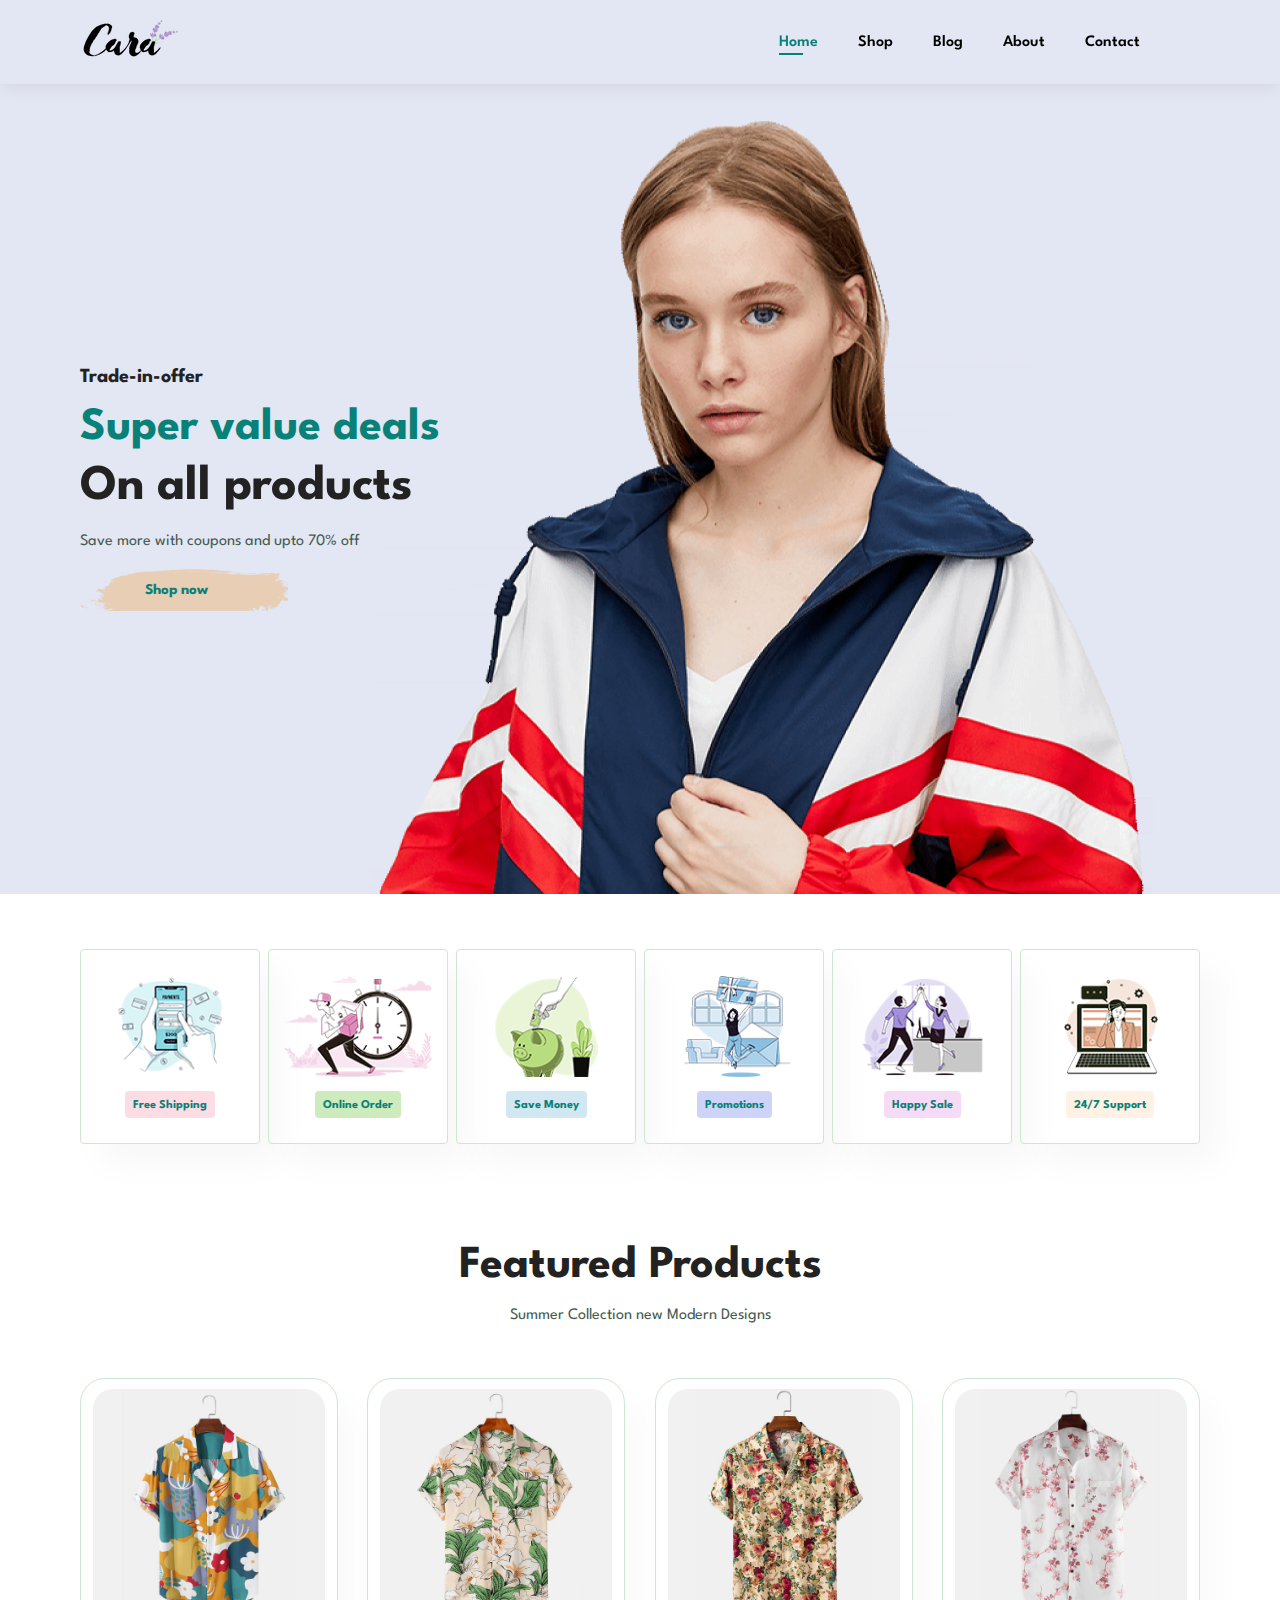
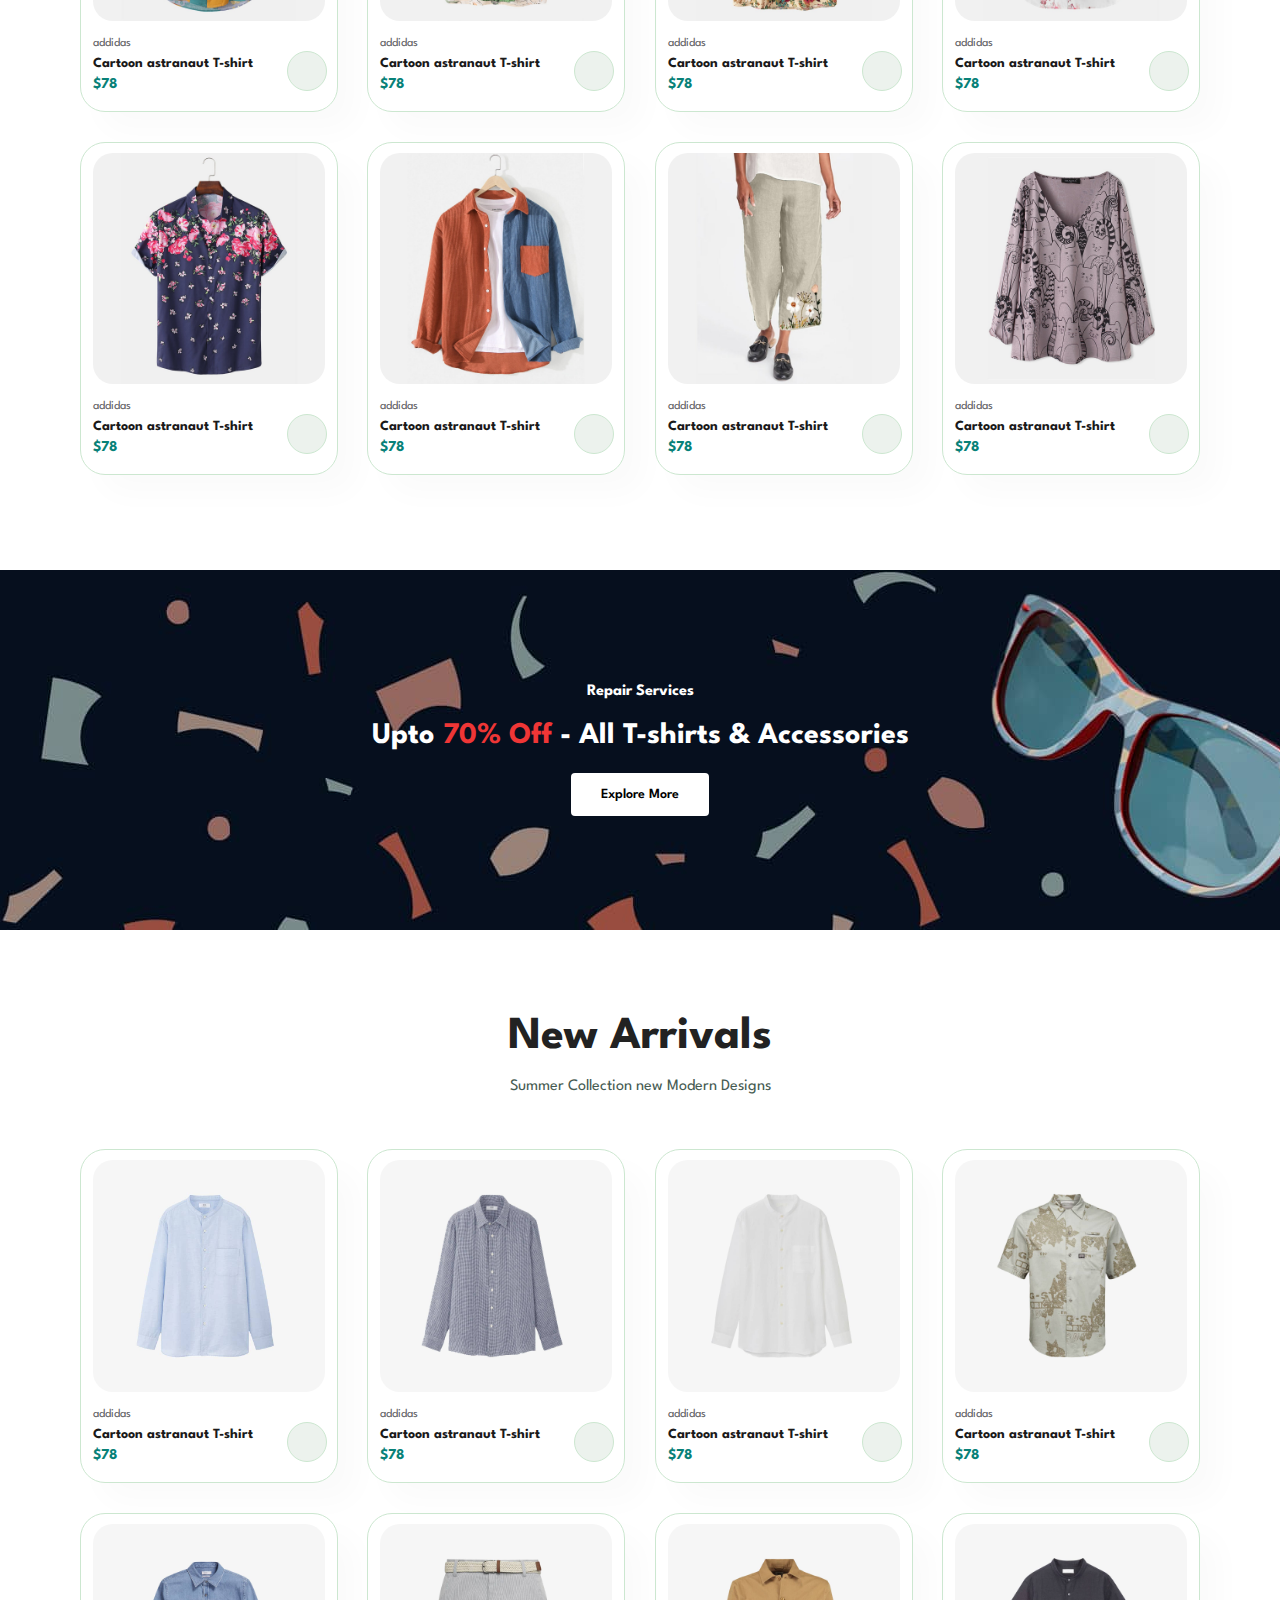
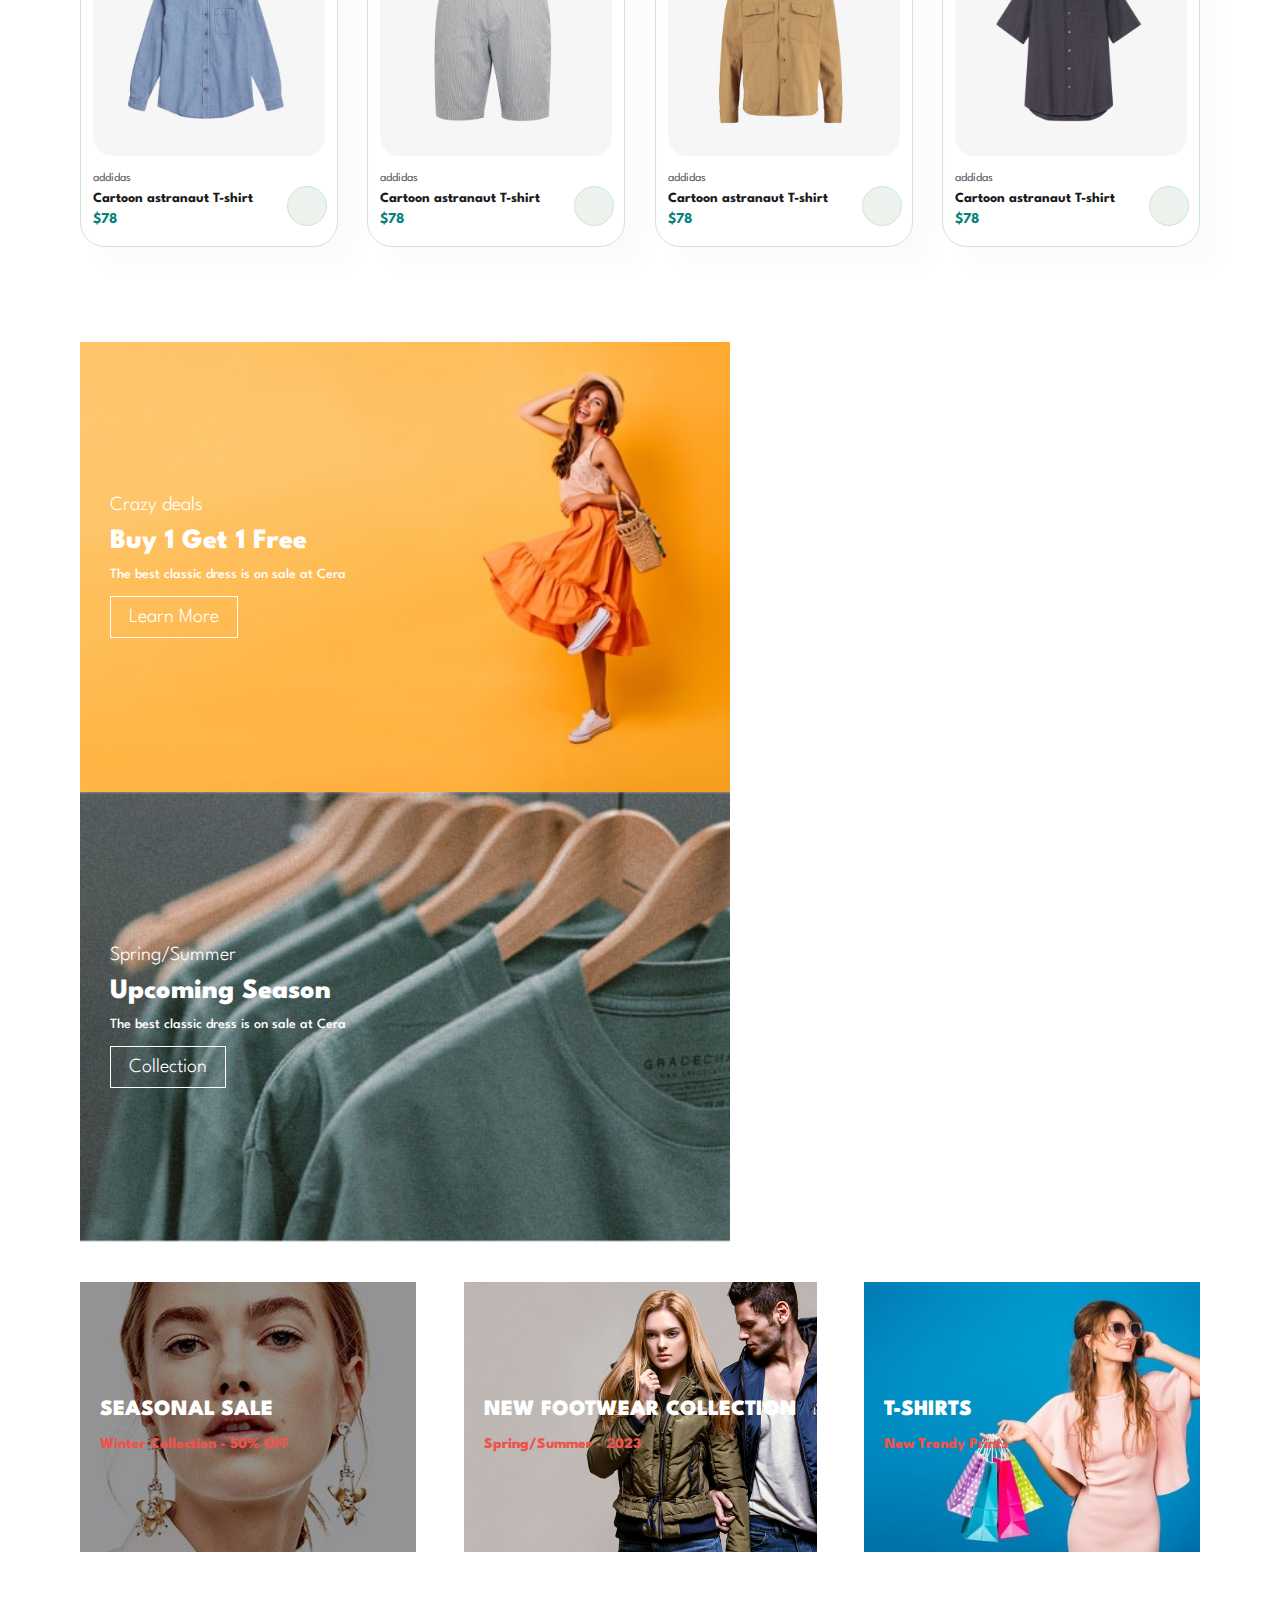
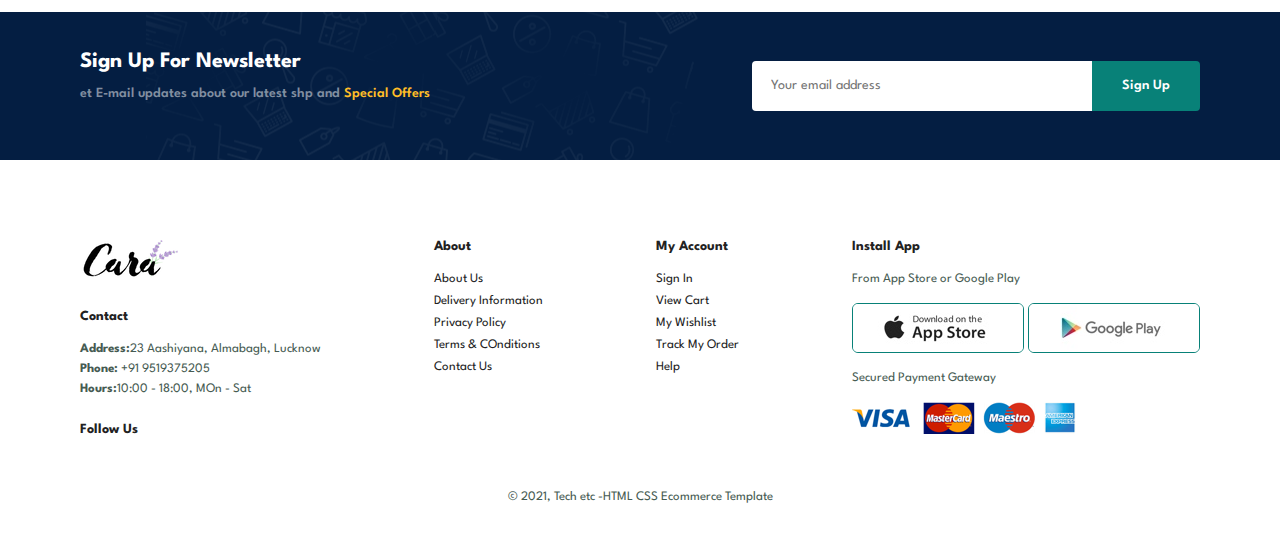
<file: pro 1/index.html>
<!DOCTYPE html>
<html lang="en">

<head>
    <meta charset="UTF-8">
    <meta name="viewport" content="width=device-width, initial-scale=1.0">
    <title>Shop</title>
    <link rel="stylesheet" href="style.css">

    <link rel="stylesheet" href="https://cdnjs.cloudflare.com/ajax/libs/font-awesome/6.0.0-beta2/css/all.min.css"
        integrity="sha512-YWzhKL2whUzgiheMoBFwW8CKV4qpHQAEuvilg9FAn5VJUDwKZZxkJNuGM4XkWuk94WCrrwslk8yWNGmY1EduTA=="
        crossorigin="anonymous" referrerpolicy="no-referrer" />


    <link rel="preconnect" href="https://fonts.googleapis.com">
    <link rel="preconnect" href="https://fonts.gstatic.com" crossorigin>
</head>

<body>
    <section id="header">
        <a href="#"><img src="./img/logo.png" alt="logo"></a>

        <div>
            <ul id="navbar">
                <li><a class="active" href="index.html">Home</a></li>
                <li><a href="shop.html">Shop</a></li>
                <li><a href="blog.html">Blog</a></li>
                <li><a href="about.html">About</a></li>
                <li><a href="contact.html">Contact</a></li>
                <li id="lg-bag"><a href="cart.html"><i class="fa-solid fa-bag-shopping"></i></a></li>
                <a href="#" id="close"><i class="fas fa-times"></i></a>
            </ul>
        </div>

        <div id="mobile">
            <a href="cart.html"><i class="fa-solid fa-bag-shopping"></i></a>
            <i id="bar" class="fas fa-outdent"></i>
        </div>
    </section>

    <section id="hero">
        <h4>Trade-in-offer</h4>
        <h2>Super value deals</h2>
        <h1>On all products</h1>
        <p>Save more with coupons and upto 70% off</p>
        <button>Shop now</button>
    </section>

    <section id="feature" class="section-p1">
        <div class="fe-box">
            <img src="./img/features/f1.png" alt="">
            <h6>Free Shipping</h6>
        </div>
        <div class="fe-box">
            <img src="./img/features/f2.png" alt="">
            <h6>Online Order</h6>
        </div>
        <div class="fe-box">
            <img src="./img/features/f3.png" alt="">
            <h6>Save Money</h6>
        </div>
        <div class="fe-box">
            <img src="./img/features/f4.png" alt="">
            <h6>Promotions</h6>
        </div>
        <div class="fe-box">
            <img src="./img/features/f5.png" alt="">
            <h6>Happy Sale</h6>
        </div>
        <div class="fe-box">
            <img src="./img/features/f6.png" alt="">
            <h6>24/7 Support</h6>
        </div>
    </section>

    <section id="product-1" class="section-p1">
        <h2>Featured Products</h2>
        <p>Summer Collection new Modern Designs</p>
        <div class="pro-container">
            <div class="pro">
                <img src="./img/products/f1.jpg" alt="">
                <div class="desc">
                    <span>addidas</span>
                    <h5>Cartoon astranaut T-shirt</h5>
                    <div class="star">
                        <i class="fas fa-star"></i>
                        <i class="fas fa-star"></i>
                        <i class="fas fa-star"></i>
                        <i class="fas fa-star"></i>
                    </div>
                    <h4>$78</h4>
                </div>
                <a href="#"><i class="fa-solid fa-cart-shopping cart"></i></a>

            </div>

            <div class="pro">
                <img src="./img/products/f2.jpg" alt="">
                <div class="desc">
                    <span>addidas</span>
                    <h5>Cartoon astranaut T-shirt</h5>
                    <div class="star">
                        <i class="fas fa-star"></i>
                        <i class="fas fa-star"></i>
                        <i class="fas fa-star"></i>
                        <i class="fas fa-star"></i>
                    </div>
                    <h4>$78</h4>
                </div>
                <a href="#"><i class="fa-solid fa-cart-shopping cart"></i></a>

            </div>

            <div class="pro">
                <img src="./img/products/f3.jpg" alt="">
                <div class="desc">
                    <span>addidas</span>
                    <h5>Cartoon astranaut T-shirt</h5>
                    <div class="star">
                        <i class="fas fa-star"></i>
                        <i class="fas fa-star"></i>
                        <i class="fas fa-star"></i>
                        <i class="fas fa-star"></i>
                    </div>
                    <h4>$78</h4>
                </div>
                <a href="#"><i class="fa-solid fa-cart-shopping cart"></i></a>
            </div>

            <div class="pro">
                <img src="./img/products/f4.jpg" alt="">
                <div class="desc">
                    <span>addidas</span>
                    <h5>Cartoon astranaut T-shirt</h5>
                    <div class="star">
                        <i class="fas fa-star"></i>
                        <i class="fas fa-star"></i>
                        <i class="fas fa-star"></i>
                        <i class="fas fa-star"></i>
                    </div>
                    <h4>$78</h4>
                </div>
                <a href="#"><i class="fa-solid fa-cart-shopping cart"></i></a>
            </div>

            <div class="pro">
                <img src="./img/products/f5.jpg" alt="">
                <div class="desc">
                    <span>addidas</span>
                    <h5>Cartoon astranaut T-shirt</h5>
                    <div class="star">
                        <i class="fas fa-star"></i>
                        <i class="fas fa-star"></i>
                        <i class="fas fa-star"></i>
                        <i class="fas fa-star"></i>
                    </div>
                    <h4>$78</h4>
                </div>
                <a href="#"><i class="fa-solid fa-cart-shopping cart"></i></a>
            </div>

            <div class="pro">
                <img src="./img/products/f6.jpg" alt="">
                <div class="desc">
                    <span>addidas</span>
                    <h5>Cartoon astranaut T-shirt</h5>
                    <div class="star">
                        <i class="fas fa-star"></i>
                        <i class="fas fa-star"></i>
                        <i class="fas fa-star"></i>
                        <i class="fas fa-star"></i>
                    </div>
                    <h4>$78</h4>
                </div>
                <a href="#"><i class="fa-solid fa-cart-shopping cart"></i></a>
            </div>

            <div class="pro">
                <img src="./img/products/f7.jpg" alt="">
                <div class="desc">
                    <span>addidas</span>
                    <h5>Cartoon astranaut T-shirt</h5>
                    <div class="star">
                        <i class="fas fa-star"></i>
                        <i class="fas fa-star"></i>
                        <i class="fas fa-star"></i>
                        <i class="fas fa-star"></i>
                    </div>
                    <h4>$78</h4>
                </div>
                <a href="#"><i class="fa-solid fa-cart-shopping cart"></i></a>
            </div>

            <div class="pro">
                <img src="./img/products/f8.jpg" alt="">
                <div class="desc">
                    <span>addidas</span>
                    <h5>Cartoon astranaut T-shirt</h5>
                    <div class="star">
                        <i class="fas fa-star"></i>
                        <i class="fas fa-star"></i>
                        <i class="fas fa-star"></i>
                        <i class="fas fa-star"></i>
                    </div>
                    <h4>$78</h4>
                </div>
                <a href="#"><i class="fa-solid fa-cart-shopping cart"></i></a>
            </div>
        </div>
    </section>

    <section id="banner" class="section-m1">
        <h4>Repair Services</h4>
        <h2>Upto <span>70% Off</span> - All T-shirts & Accessories</h2>
        <button class="normal">Explore More</button>
    </section>

    <section id="product-1" class="section-p1">
        <h2>New Arrivals</h2>
        <p>Summer Collection new Modern Designs</p>
        <div class="pro-container">
            <div class="pro">
                <img src="./img/products/n1.jpg" alt="">
                <div class="desc">
                    <span>addidas</span>
                    <h5>Cartoon astranaut T-shirt</h5>
                    <div class="star">
                        <i class="fas fa-star"></i>
                        <i class="fas fa-star"></i>
                        <i class="fas fa-star"></i>
                        <i class="fas fa-star"></i>
                    </div>
                    <h4>$78</h4>
                </div>
                <a href="#"><i class="fa-solid fa-cart-shopping cart"></i></a>
            </div>

            <div class="pro">
                <img src="./img/products/n2.jpg" alt="">
                <div class="desc">
                    <span>addidas</span>
                    <h5>Cartoon astranaut T-shirt</h5>
                    <div class="star">
                        <i class="fas fa-star"></i>
                        <i class="fas fa-star"></i>
                        <i class="fas fa-star"></i>
                        <i class="fas fa-star"></i>
                    </div>
                    <h4>$78</h4>
                </div>
                <a href="#"><i class="fa-solid fa-cart-shopping cart"></i></a>
            </div>

            <div class="pro">
                <img src="./img/products/n3.jpg" alt="">
                <div class="desc">
                    <span>addidas</span>
                    <h5>Cartoon astranaut T-shirt</h5>
                    <div class="star">
                        <i class="fas fa-star"></i>
                        <i class="fas fa-star"></i>
                        <i class="fas fa-star"></i>
                        <i class="fas fa-star"></i>
                    </div>
                    <h4>$78</h4>
                </div>
                <a href="#"><i class="fa-solid fa-cart-shopping cart"></i></a>
            </div>

            <div class="pro">
                <img src="./img/products/n4.jpg" alt="">
                <div class="desc">
                    <span>addidas</span>
                    <h5>Cartoon astranaut T-shirt</h5>
                    <div class="star">
                        <i class="fas fa-star"></i>
                        <i class="fas fa-star"></i>
                        <i class="fas fa-star"></i>
                        <i class="fas fa-star"></i>
                    </div>
                    <h4>$78</h4>
                </div>
                <a href="#"><i class="fa-solid fa-cart-shopping cart"></i></a>
            </div>

            <div class="pro">
                <img src="./img/products/n5.jpg" alt="">
                <div class="desc">
                    <span>addidas</span>
                    <h5>Cartoon astranaut T-shirt</h5>
                    <div class="star">
                        <i class="fas fa-star"></i>
                        <i class="fas fa-star"></i>
                        <i class="fas fa-star"></i>
                        <i class="fas fa-star"></i>
                    </div>
                    <h4>$78</h4>
                </div>
                <a href="#"><i class="fa-solid fa-cart-shopping cart"></i></a>
            </div>

            <div class="pro">
                <img src="./img/products/n6.jpg" alt="">
                <div class="desc">
                    <span>addidas</span>
                    <h5>Cartoon astranaut T-shirt</h5>
                    <div class="star">
                        <i class="fas fa-star"></i>
                        <i class="fas fa-star"></i>
                        <i class="fas fa-star"></i>
                        <i class="fas fa-star"></i>
                    </div>
                    <h4>$78</h4>
                </div>
                <a href="#"><i class="fa-solid fa-cart-shopping cart"></i></a>
            </div>

            <div class="pro">
                <img src="./img/products/n7.jpg" alt="">
                <div class="desc">
                    <span>addidas</span>
                    <h5>Cartoon astranaut T-shirt</h5>
                    <div class="star">
                        <i class="fas fa-star"></i>
                        <i class="fas fa-star"></i>
                        <i class="fas fa-star"></i>
                        <i class="fas fa-star"></i>
                    </div>
                    <h4>$78</h4>
                </div>
                <a href="#"><i class="fa-solid fa-cart-shopping cart"></i></a>
            </div>

            <div class="pro">
                <img src="./img/products/n8.jpg" alt="">
                <div class="desc">
                    <span>addidas</span>
                    <h5>Cartoon astranaut T-shirt</h5>
                    <div class="star">
                        <i class="fas fa-star"></i>
                        <i class="fas fa-star"></i>
                        <i class="fas fa-star"></i>
                        <i class="fas fa-star"></i>
                    </div>
                    <h4>$78</h4>
                </div>
                <a href="#"><i class="fa-solid fa-cart-shopping cart"></i></a>
            </div>
        </div>
    </section>

    <section id="sm-banner" class="section-p1">
        <div class="banner-box">
            <h4>Crazy deals</h4>
            <h2>Buy 1 Get 1 Free</h2>
            <span>The best classic dress is on sale at Cera</span>
            <button class="white">Learn More</button>
        </div>

        <div class="banner-box banner-box2">
            <h4>Spring/Summer</h4>
            <h2>Upcoming Season</h2>
            <span>The best classic dress is on sale at Cera</span>
            <button class="white">Collection</button>
        </div>
    </section>

    <section id="banner3">
        <div class="banner-box">
            <h2>SEASONAL SALE</h2>
            <h3>Winter Collection - 50% OFF</h3>
        </div>

        <div class="banner-box banner-box2">
            <h2>NEW FOOTWEAR COLLECTION</h2>
            <h3>Spring/Summer - 2023</h3>
        </div>

        <div class="banner-box banner-box3">
            <h2>T-SHIRTS</h2>
            <h3>New Trendy Prints<h3>
        </div>
    </section>

    <section id="newsletter" class="section-p1 section-m1">
        <div class="newstext">
            <h4>Sign Up For Newsletter</h4>
            <p>et E-mail updates about our latest shp and <span>Special Offers</span></p>
        </div>

        <div class="form">
            <input type="text" placeholder="Your email address">
            <button class="normal">Sign Up</button>
        </div>
    </section>

    <footer class="section-p1">
        <div class="col">
            <img class="logo" src="./img/logo.png" alt="logo">
            <h4>Contact</h4>
            <p><strong>Address:</strong>23 Aashiyana, Almabagh, Lucknow</p>
            <p><strong>Phone:</strong> +91 9519375205</p>
            <p><strong>Hours:</strong>10:00 - 18:00, MOn - Sat</p>
            <div class="follow">
                <h4>Follow Us</h4>
                <div class="icon">
                    <i class="fab fa-facebook-f"></i>
                    <i class="fab fa-twitter"></i>
                    <i class="fab fa-instagram"></i>
                    <i class="fab fa-pinterest"></i>
                    <i class="fab fa-youtube"></i>
                </div>
            </div>
        </div>

        <div class="col">
            <h4>About</h4>
            <a href="#">About Us</a>
            <a href="#">Delivery Information</a>
            <a href="#">Privacy Policy</a>
            <a href="#">Terms & COnditions</a>
            <a href="#">Contact Us</a>
        </div>

        <div class="col">
            <h4>My Account</h4>
            <a href="#">Sign In</a>
            <a href="#">View Cart</a>
            <a href="#">My Wishlist</a>
            <a href="#">Track My Order</a>
            <a href="#">Help</a>
        </div>

        <div class="col install">
            <h4>Install App</h4>
            <p>From App Store or Google Play</p>
            <div class="row">
                <img src="./img/pay/app.jpg" alt="">
                <img src="./img/pay/play.jpg" alt="">
            </div>
            <p>Secured Payment Gateway</p>
            <img src="./img/pay/pay.png" alt="">
        </div>

        <div class="copyright">
            <p>&copy; 2021, Tech etc -HTML CSS Ecommerce Template</p>
        </div>


    </footer>

    <script src="script.js"></script>
</body>

</html>
</file>
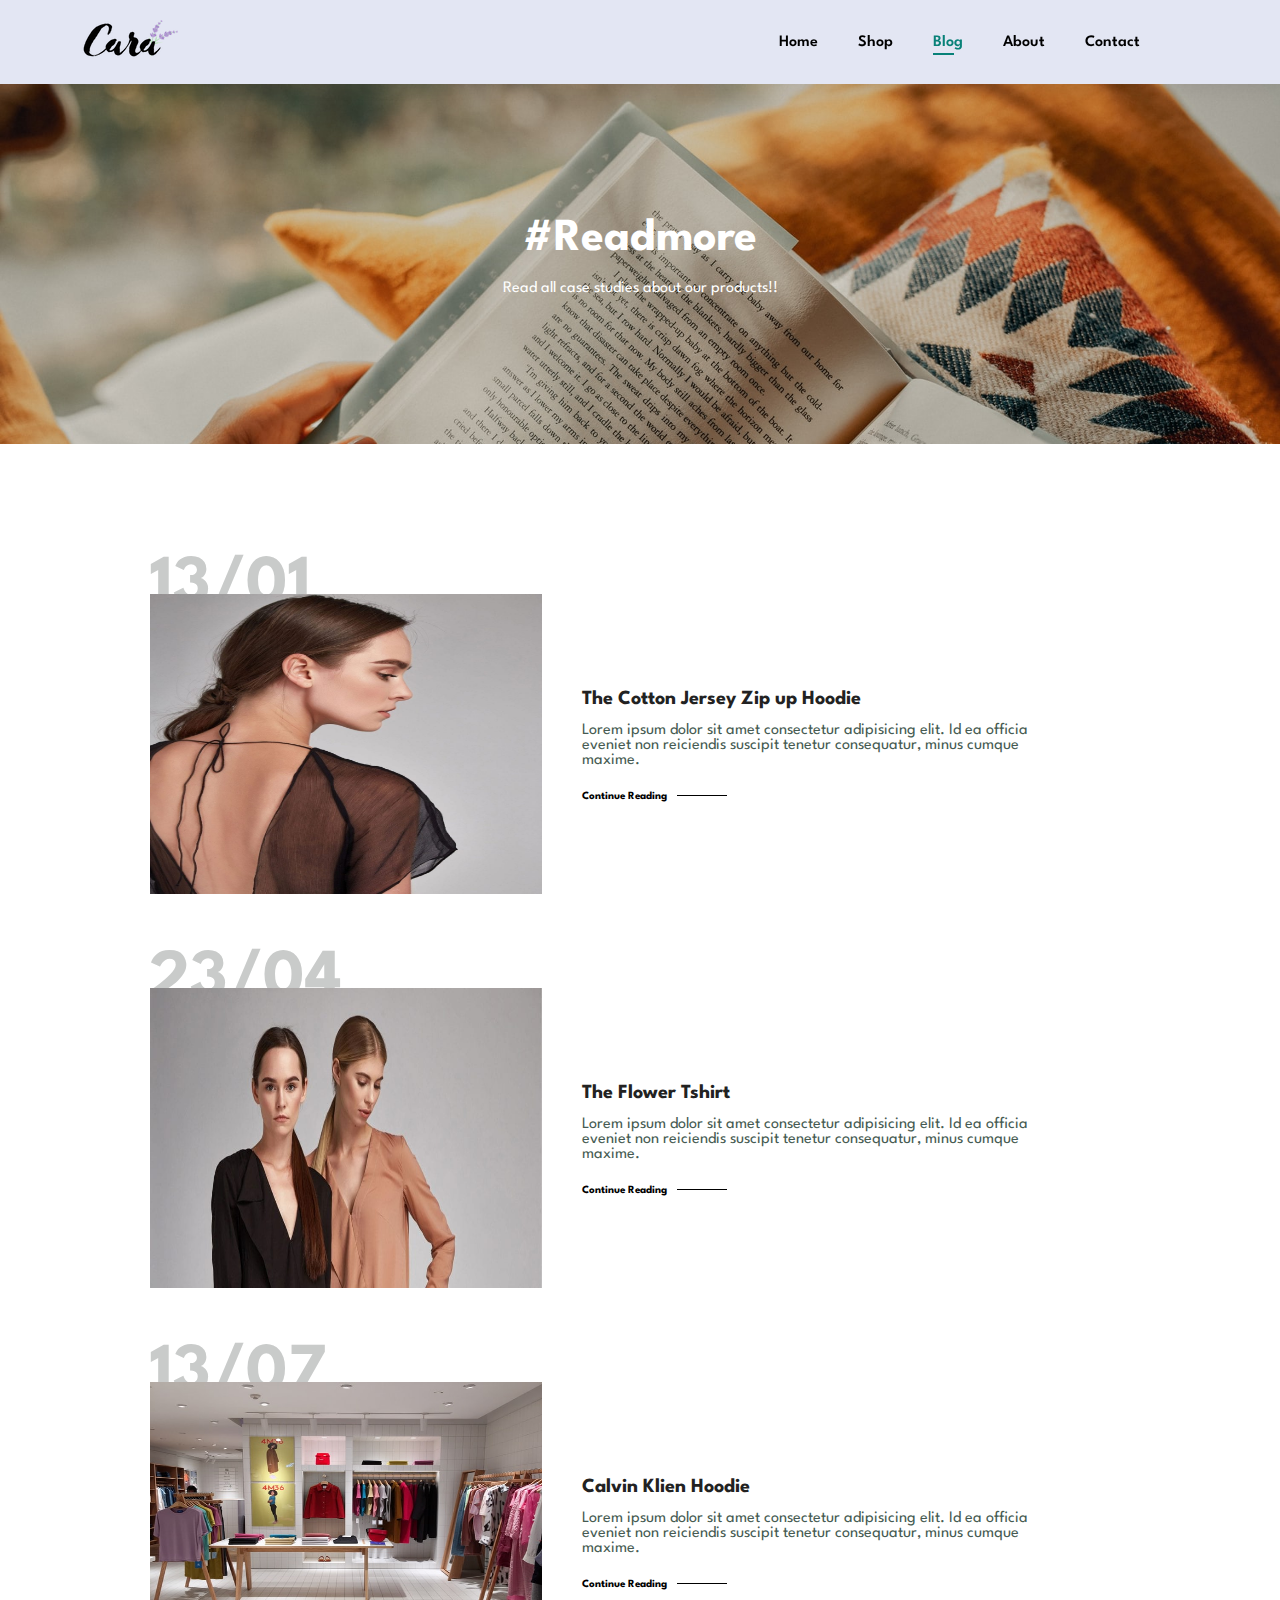
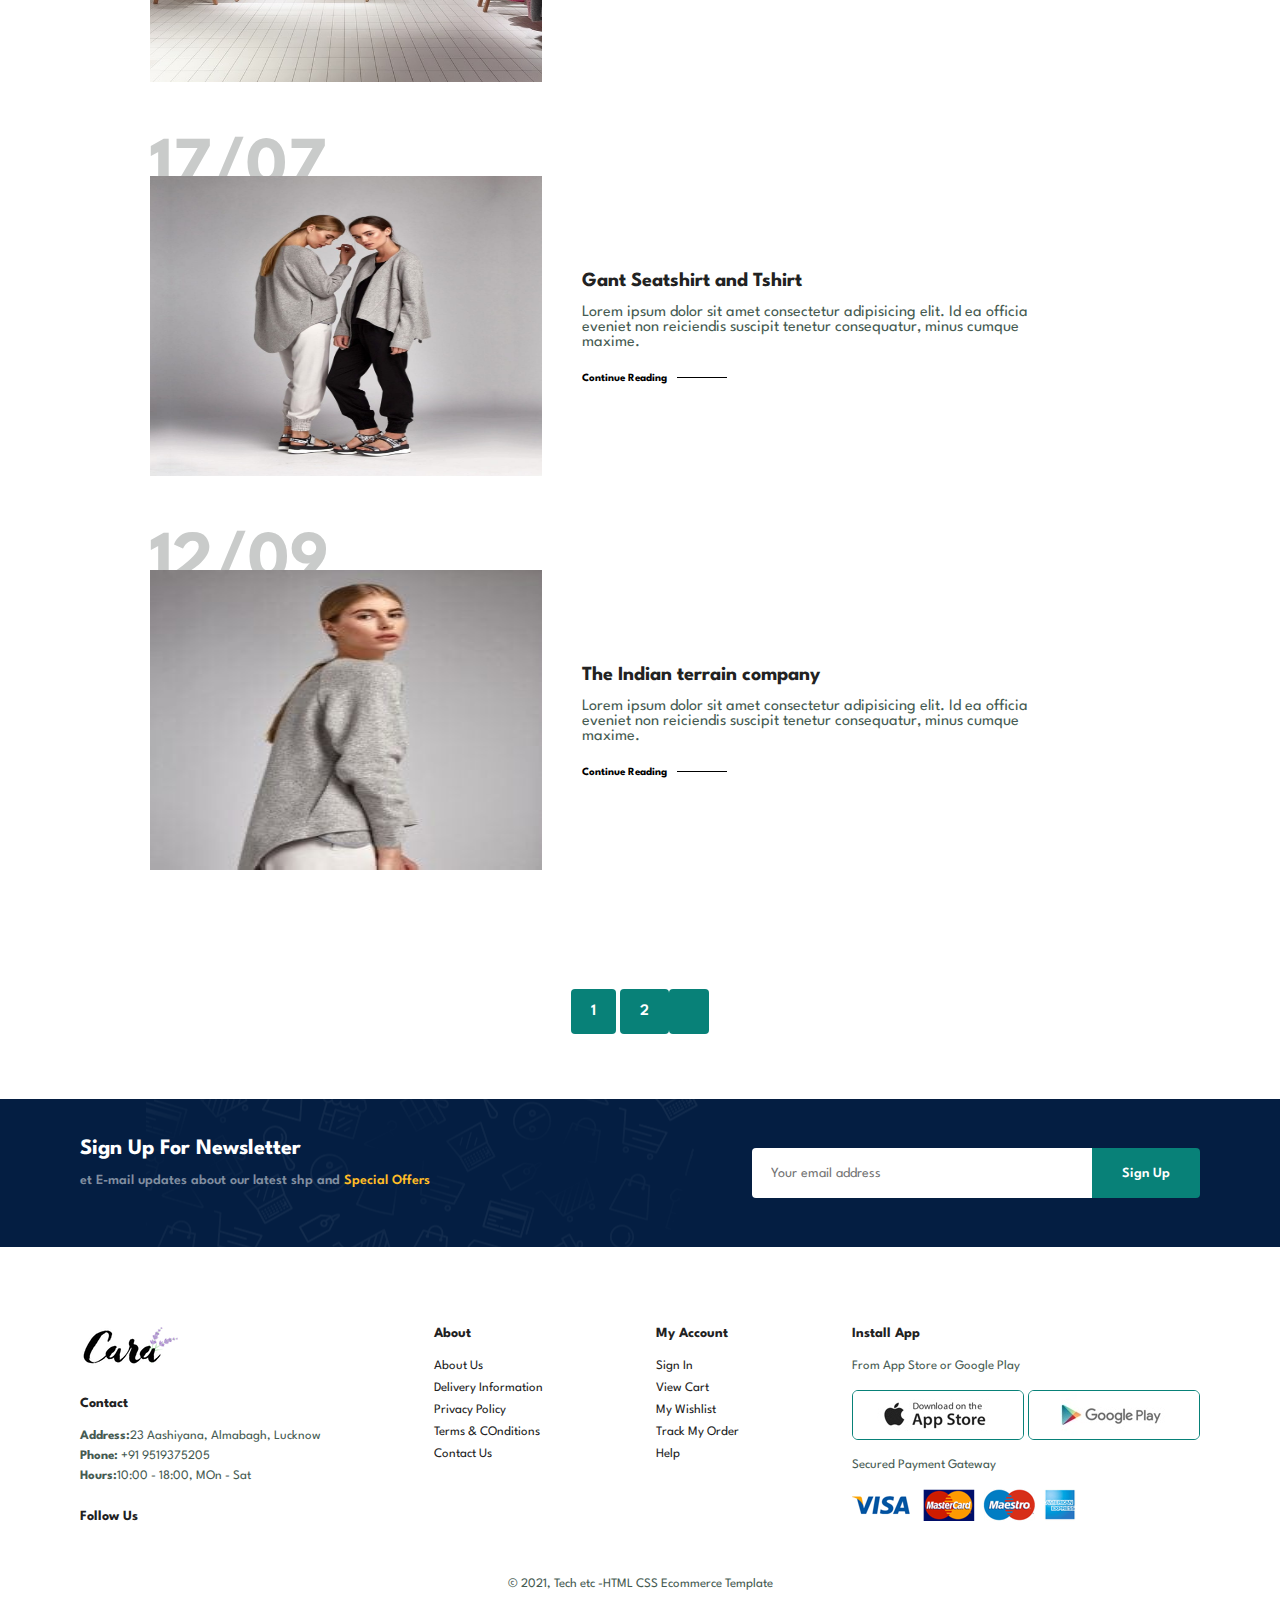
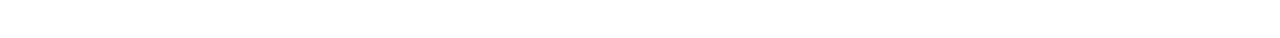
<file: pro 1/blog.html>
<!DOCTYPE html>
<html lang="en">

<head>
    <meta charset="UTF-8">
    <meta name="viewport" content="width=device-width, initial-scale=1.0">
    <title>Shop</title>
    <link rel="stylesheet" href="style.css">

    <link rel="stylesheet" href="https://cdnjs.cloudflare.com/ajax/libs/font-awesome/6.0.0-beta2/css/all.min.css"
        integrity="sha512-YWzhKL2whUzgiheMoBFwW8CKV4qpHQAEuvilg9FAn5VJUDwKZZxkJNuGM4XkWuk94WCrrwslk8yWNGmY1EduTA=="
        crossorigin="anonymous" referrerpolicy="no-referrer" />


    <link rel="preconnect" href="https://fonts.googleapis.com">
    <link rel="preconnect" href="https://fonts.gstatic.com" crossorigin>
</head>

<body>
    <section id="header">
        <a href="#"><img src="./img/logo.png" alt="logo"></a>

        <div>
            <ul id="navbar">
                <li><a href="index.html">Home</a></li>
                <li><a href="shop.html">Shop</a></li>
                <li><a class="active" href="blog.html">Blog</a></li>
                <li><a href="about.html">About</a></li>
                <li><a href="contact.html">Contact</a></li>
                <li id="lg-bag"><a href="cart.html"><i class="fa-solid fa-bag-shopping"></i></a></li>
                <a href="#" id="close"><i class="fas fa-times"></i></a>
            </ul>
        </div>

        <div id="mobile">
            <a href="cart.html"><i class="fa-solid fa-bag-shopping"></i></a>
            <i id="bar" class="fas fa-outdent"></i>
        </div>
    </section>

    <section id="page-header" class="blog-header">
        <h2>#Readmore</h2>
        <p>Read all case studies about our products!!</p>
    </section>

    <section id="blog">
        <div class="blog-box">
            <div class="blog-img">
                <img src="./img/blog/b1.jpg" alt="">
            </div>
            <div class="blog-details">
                <h4>The Cotton Jersey Zip up Hoodie</h4>
                <p>Lorem ipsum dolor sit amet consectetur adipisicing elit. Id ea officia eveniet non reiciendis
                    suscipit tenetur consequatur, minus cumque maxime.</p>
                <a href="#">Continue Reading</a>
            </div>
            <h1>13/01</h1>
        </div>

        <div class="blog-box">
            <div class="blog-img">
                <img src="./img/blog/b2.jpg" alt="">
            </div>
            <div class="blog-details">
                <h4>The Flower Tshirt</h4>
                <p>Lorem ipsum dolor sit amet consectetur adipisicing elit. Id ea officia eveniet non reiciendis
                    suscipit tenetur consequatur, minus cumque maxime.</p>
                <a href="#">Continue Reading</a>
            </div>
            <h1>23/04</h1>
        </div>

        <div class="blog-box">
            <div class="blog-img">
                <img src="./img/blog/b3.jpg" alt="">
            </div>
            <div class="blog-details">
                <h4>Calvin Klien Hoodie</h4>
                <p>Lorem ipsum dolor sit amet consectetur adipisicing elit. Id ea officia eveniet non reiciendis
                    suscipit tenetur consequatur, minus cumque maxime.</p>
                <a href="#">Continue Reading</a>
            </div>
            <h1>13/07</h1>
        </div>

        <div class="blog-box">
            <div class="blog-img">
                <img src="./img/blog/b4.jpg" alt="">
            </div>
            <div class="blog-details">
                <h4>Gant Seatshirt and Tshirt</h4>
                <p>Lorem ipsum dolor sit amet consectetur adipisicing elit. Id ea officia eveniet non reiciendis
                    suscipit tenetur consequatur, minus cumque maxime.</p>
                <a href="#">Continue Reading</a>
            </div>
            <h1>17/07</h1>
        </div>

        <div class="blog-box">
            <div class="blog-img">
                <img src="./img/blog/b5.jpg" alt="">
            </div>
            <div class="blog-details">
                <h4>The Indian terrain company</h4>
                <p>Lorem ipsum dolor sit amet consectetur adipisicing elit. Id ea officia eveniet non reiciendis
                    suscipit tenetur consequatur, minus cumque maxime.</p>
                <a href="#">Continue Reading</a>
            </div>
            <h1>12/09</h1>
        </div>
    </section>

    <section id="pagination" class="section-p1">
        <a href="#">1</a>
        <a href="#">2</a>
        <a href="#"><i class="fa fa-long-arrow-alt-right"></i></a>
    </section>

    <section id="newsletter" class="section-p1 section-m1">
        <div class="newstext">
            <h4>Sign Up For Newsletter</h4>
            <p>et E-mail updates about our latest shp and <span>Special Offers</span></p>
        </div>

        <div class="form">
            <input type="text" placeholder="Your email address">
            <button class="normal">Sign Up</button>
        </div>
    </section>

    <footer class="section-p1">
        <div class="col">
            <img class="logo" src="./img/logo.png" alt="logo">
            <h4>Contact</h4>
            <p><strong>Address:</strong>23 Aashiyana, Almabagh, Lucknow</p>
            <p><strong>Phone:</strong> +91 9519375205</p>
            <p><strong>Hours:</strong>10:00 - 18:00, MOn - Sat</p>
            <div class="follow">
                <h4>Follow Us</h4>
                <div class="icon">
                    <i class="fab fa-facebook-f"></i>
                    <i class="fab fa-twitter"></i>
                    <i class="fab fa-instagram"></i>
                    <i class="fab fa-pinterest"></i>
                    <i class="fab fa-youtube"></i>
                </div>
            </div>
        </div>

        <div class="col">
            <h4>About</h4>
            <a href="#">About Us</a>
            <a href="#">Delivery Information</a>
            <a href="#">Privacy Policy</a>
            <a href="#">Terms & COnditions</a>
            <a href="#">Contact Us</a>
        </div>

        <div class="col">
            <h4>My Account</h4>
            <a href="#">Sign In</a>
            <a href="#">View Cart</a>
            <a href="#">My Wishlist</a>
            <a href="#">Track My Order</a>
            <a href="#">Help</a>
        </div>

        <div class="col install">
            <h4>Install App</h4>
            <p>From App Store or Google Play</p>
            <div class="row">
                <img src="./img/pay/app.jpg" alt="">
                <img src="./img/pay/play.jpg" alt="">
            </div>
            <p>Secured Payment Gateway</p>
            <img src="./img/pay/pay.png" alt="">
        </div>

        <div class="copyright">
            <p>&copy; 2021, Tech etc -HTML CSS Ecommerce Template</p>
        </div>


    </footer>

    <script src="script.js"></script>
</body>

</html>
</file>
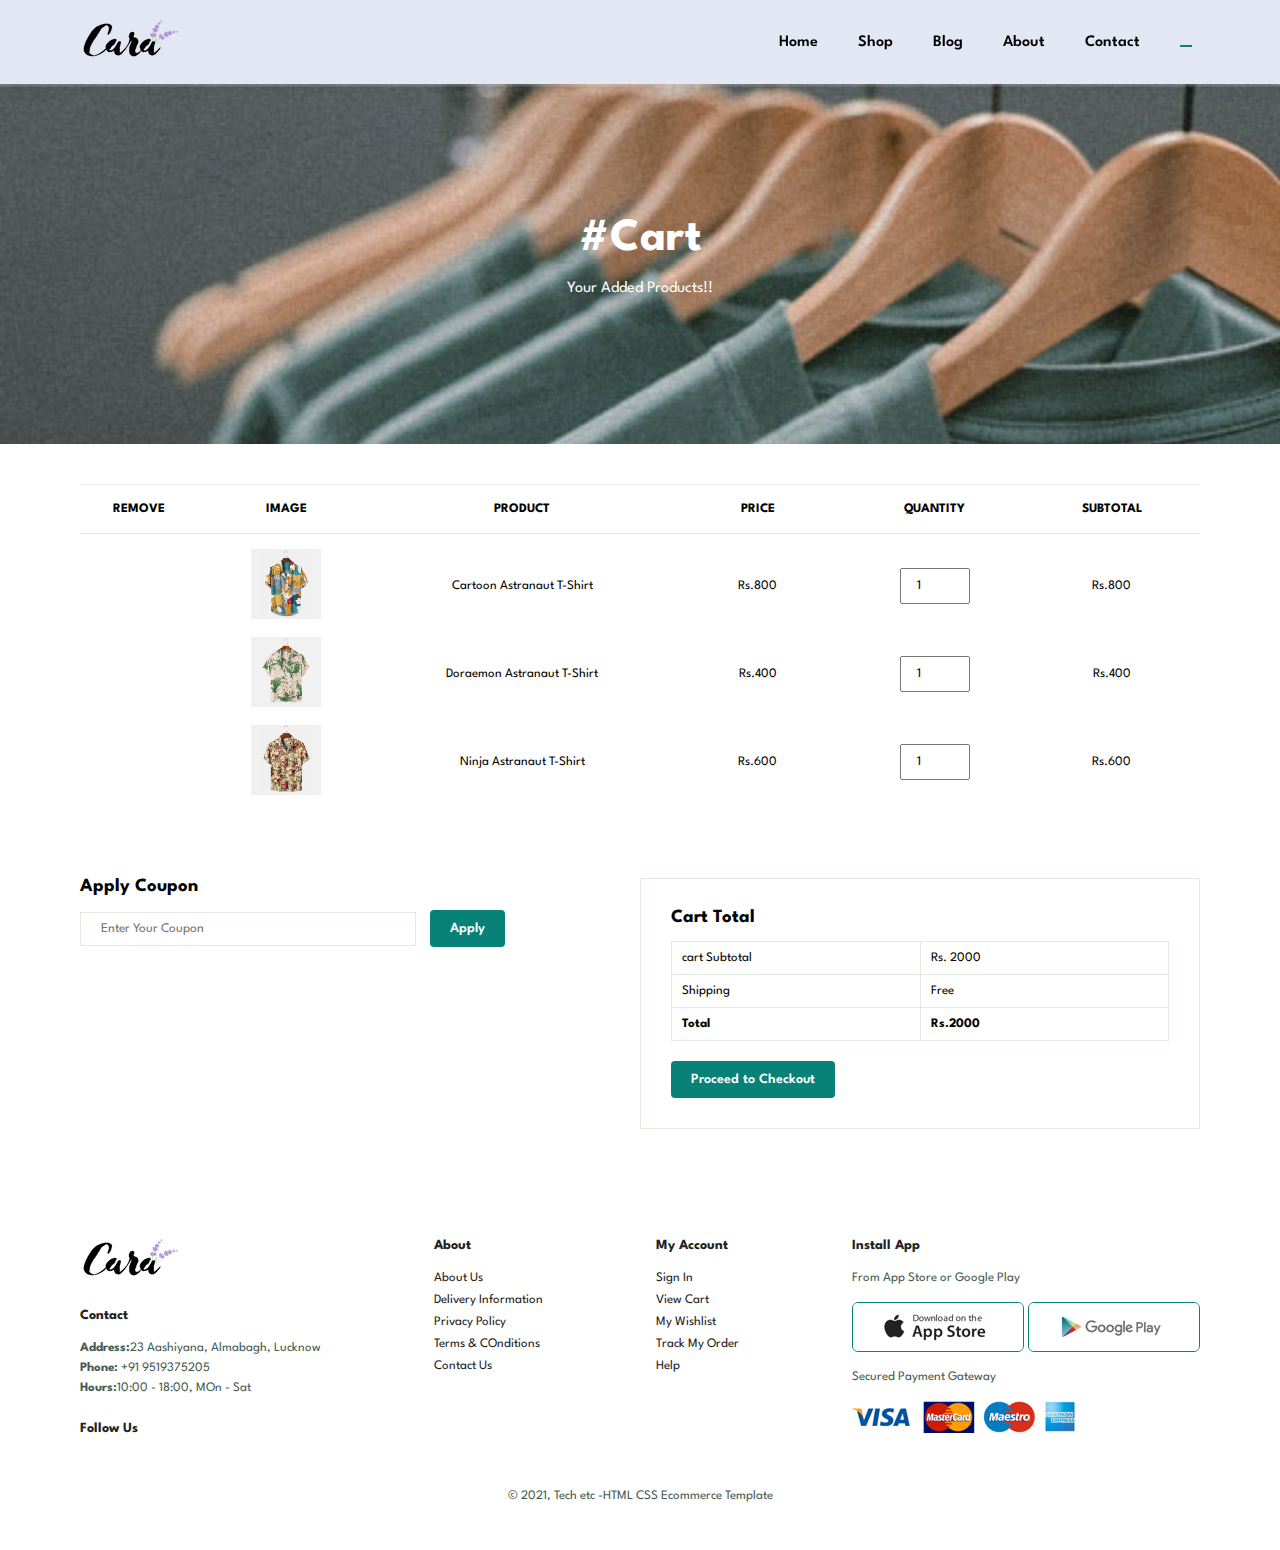
<file: pro 1/cart.html>
<!DOCTYPE html>
<html lang="en">

<head>
    <meta charset="UTF-8">
    <meta name="viewport" content="width=device-width, initial-scale=1.0">
    <title>Shop</title>
    <link rel="stylesheet" href="style.css">

    <link rel="stylesheet" href="https://cdnjs.cloudflare.com/ajax/libs/font-awesome/6.0.0-beta2/css/all.min.css"
        integrity="sha512-YWzhKL2whUzgiheMoBFwW8CKV4qpHQAEuvilg9FAn5VJUDwKZZxkJNuGM4XkWuk94WCrrwslk8yWNGmY1EduTA=="
        crossorigin="anonymous" referrerpolicy="no-referrer" />


    <link rel="preconnect" href="https://fonts.googleapis.com">
    <link rel="preconnect" href="https://fonts.gstatic.com" crossorigin>
</head>

<body>
    <section id="header">
        <a href="#"><img src="./img/logo.png" alt="logo"></a>

        <div>
            <ul id="navbar">
                <li><a href="index.html">Home</a></li>
                <li><a href="shop.html">Shop</a></li>
                <li><a href="blog.html">Blog</a></li>
                <li><a href="about.html">About</a></li>
                <li><a href="contact.html">Contact</a></li>
                <li id="lg-bag"><a class="active" href="cart.html"><i class="fa-solid fa-bag-shopping"></i></a></li>
                <a href="#" id="close"><i class="fas fa-times"></i></a>
            </ul>
        </div>

        <div id="mobile">
            <a href="cart.html"><i class="fa-solid fa-bag-shopping"></i></a>
            <i id="bar" class="fas fa-outdent"></i>
        </div>
    </section>

    <section id="page-header" class="contact-header">
        <h2>#Cart</h2>
        <p>Your Added Products!!</p>
    </section>

    <section id="cart" class="section-p1">
        <table width="100%">
            <thead>
                <tr>
                    <td>Remove</td>
                    <td>Image</td>
                    <td>Product</td>
                    <td>Price</td>
                    <td>Quantity</td>
                    <td>Subtotal</td>
                </tr>
            </thead>
            <tbody>
                <tr>
                    <td><a href="#"> <i id="cross" class="fa fa-times-circle"></i></a></td>
                    <td><img src="./img/products/f1.jpg" alt=""></td>
                    <td>Cartoon Astranaut T-Shirt</td>
                    <td>Rs.800</td>
                    <td><input type="number" value="1"></td>
                    <td>Rs.800</td>
                </tr>

                <tr>
                    <td><a href="#"> <i id="cross" class="fa fa-times-circle"></i></a></td>
                    <td><img src="./img/products/f2.jpg" alt=""></td>
                    <td>Doraemon Astranaut T-Shirt</td>
                    <td>Rs.400</td>
                    <td><input type="number" value="1"></td>
                    <td>Rs.400</td>
                </tr>

                <tr>
                    <td><a href="#"> <i id="cross" class="fa fa-times-circle"></i></a></td>
                    <td><img src="./img/products/f3.jpg" alt=""></td>
                    <td>Ninja Astranaut T-Shirt</td>
                    <td>Rs.600</td>
                    <td><input type="number" value="1"></td>
                    <td>Rs.600</td>
                </tr>
            </tbody>
        </table>
    </section>

    <section id="cart-add" class="section-p1">
        <div id="coupon">
            <h3>Apply Coupon</h3>
            <div>
                <input type="text" placeholder="Enter Your Coupon">
                <button class="normal">Apply</button>
            </div>
        </div>

        <div id="subtotal">
            <h3>Cart Total</h3>
            <table>
                <tr>
                    <td>cart Subtotal</td>
                    <td>Rs. 2000</td>
                </tr>

                <tr>
                    <td>Shipping</td>
                    <td>Free</td>
                </tr>

                <tr>
                    <td><strong>Total</strong></td>
                    <td><strong>Rs.2000</strong></td>
                </tr>
            </table>
            <button class="normal">Proceed to Checkout</button>
        </div>
    </section>

    <footer class="section-p1">
        <div class="col">
            <img class="logo" src="./img/logo.png" alt="logo">
            <h4>Contact</h4>
            <p><strong>Address:</strong>23 Aashiyana, Almabagh, Lucknow</p>
            <p><strong>Phone:</strong> +91 9519375205</p>
            <p><strong>Hours:</strong>10:00 - 18:00, MOn - Sat</p>
            <div class="follow">
                <h4>Follow Us</h4>
                <div class="icon">
                    <i class="fab fa-facebook-f"></i>
                    <i class="fab fa-twitter"></i>
                    <i class="fab fa-instagram"></i>
                    <i class="fab fa-pinterest"></i>
                    <i class="fab fa-youtube"></i>
                </div>
            </div>
        </div>

        <div class="col">
            <h4>About</h4>
            <a href="#">About Us</a>
            <a href="#">Delivery Information</a>
            <a href="#">Privacy Policy</a>
            <a href="#">Terms & COnditions</a>
            <a href="#">Contact Us</a>
        </div>

        <div class="col">
            <h4>My Account</h4>
            <a href="#">Sign In</a>
            <a href="#">View Cart</a>
            <a href="#">My Wishlist</a>
            <a href="#">Track My Order</a>
            <a href="#">Help</a>
        </div>

        <div class="col install">
            <h4>Install App</h4>
            <p>From App Store or Google Play</p>
            <div class="row">
                <img src="./img/pay/app.jpg" alt="">
                <img src="./img/pay/play.jpg" alt="">
            </div>
            <p>Secured Payment Gateway</p>
            <img src="./img/pay/pay.png" alt="">
        </div>

        <div class="copyright">
            <p>&copy; 2021, Tech etc -HTML CSS Ecommerce Template</p>
        </div>


    </footer>

    <script src="script.js"></script>
</body>

</html>
</file>
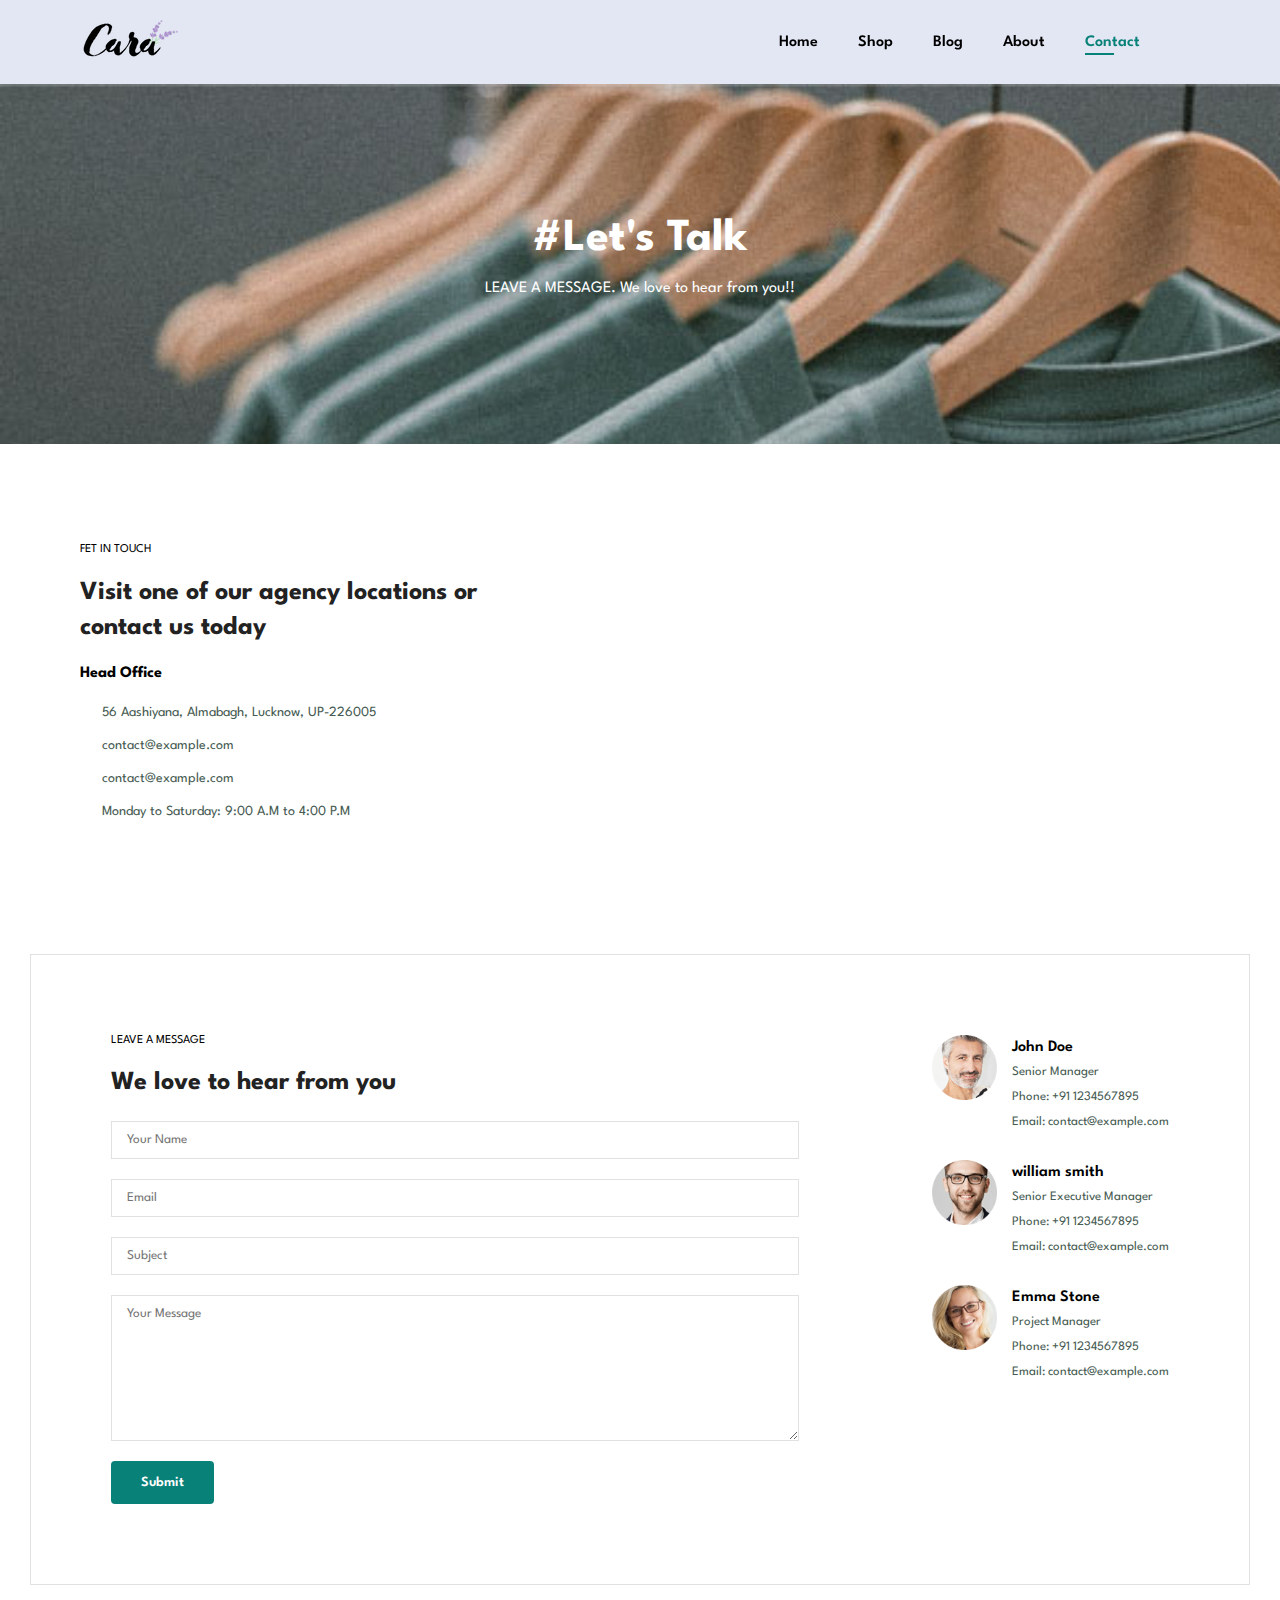
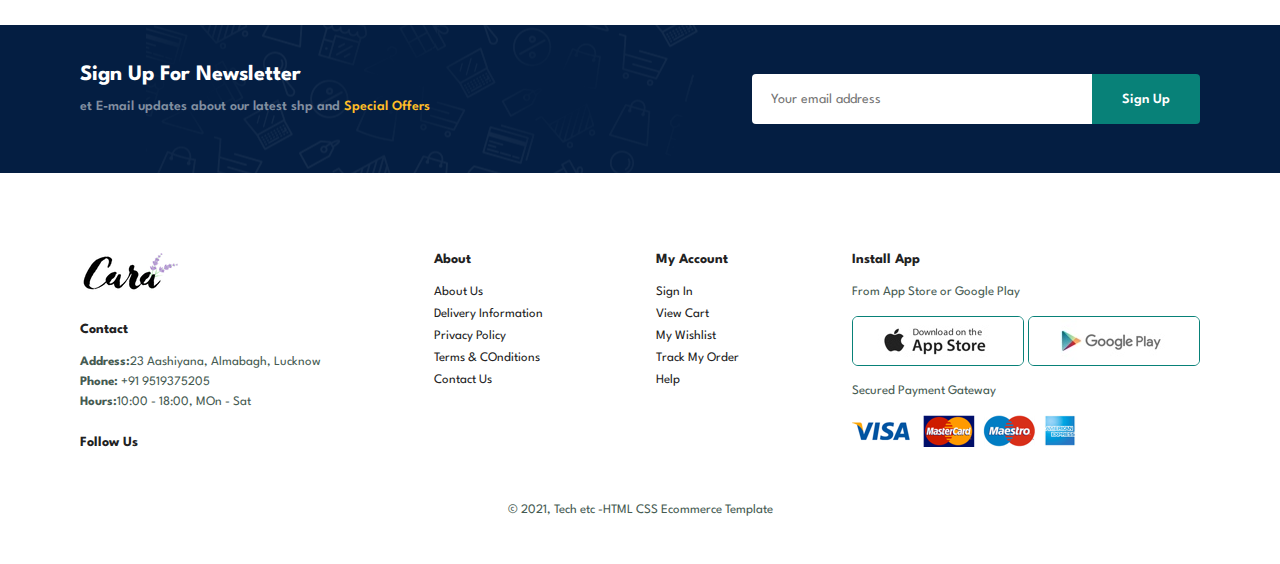
<file: pro 1/contact.html>
<!DOCTYPE html>
<html lang="en">

<head>
    <meta charset="UTF-8">
    <meta name="viewport" content="width=device-width, initial-scale=1.0">
    <title>Shop</title>
    <link rel="stylesheet" href="style.css">

    <link rel="stylesheet" href="https://cdnjs.cloudflare.com/ajax/libs/font-awesome/6.0.0-beta2/css/all.min.css"
        integrity="sha512-YWzhKL2whUzgiheMoBFwW8CKV4qpHQAEuvilg9FAn5VJUDwKZZxkJNuGM4XkWuk94WCrrwslk8yWNGmY1EduTA=="
        crossorigin="anonymous" referrerpolicy="no-referrer" />


    <link rel="preconnect" href="https://fonts.googleapis.com">
    <link rel="preconnect" href="https://fonts.gstatic.com" crossorigin>
</head>

<body>
    <section id="header">
        <a href="#"><img src="./img/logo.png" alt="logo"></a>

        <div>
            <ul id="navbar">
                <li><a href="index.html">Home</a></li>
                <li><a href="shop.html">Shop</a></li>
                <li><a href="blog.html">Blog</a></li>
                <li><a href="about.html">About</a></li>
                <li><a class="active" href="contact.html">Contact</a></li>
                <li id="lg-bag"><a href="cart.html"><i class="fa-solid fa-bag-shopping"></i></a></li>
                <a href="#" id="close"><i class="fas fa-times"></i></a>
            </ul>
        </div>

        <div id="mobile">
            <a href="cart.html"><i class="fa-solid fa-bag-shopping"></i></a>
            <i id="bar" class="fas fa-outdent"></i>
        </div>
    </section>

    <section id="page-header" class="contact-header">
        <h2>#Let's Talk</h2>
        <p>LEAVE A MESSAGE. We love to hear from you!!</p>
    </section>

    <section id="contact-details" class="section-p1">
        <div class="details">
            <span>FET IN TOUCH</span>
            <h2>Visit one of our agency locations or contact us today</h2>
            <h3>Head Office</h3>
            <div>
                <li>
                    <i class="fa fa-map"></i>
                    <p>56 Aashiyana, Almabagh, Lucknow, UP-226005</p>
                </li>

                <li>
                    <i class="fa fa-envelope"></i>
                    <p>contact@example.com</p>
                </li>

                <li>
                    <i class="fa fa-phone"></i>
                    <p>contact@example.com</p>
                </li>

                <li>
                    <i class="fa fa-clock"></i>
                    <p>Monday to Saturday: 9:00 A.M to 4:00 P.M</p>
                </li>
            </div>
        </div>

        <div class="map">
            <iframe
                src="https://www.google.com/maps/embed?pb=!1m18!1m12!1m3!1d27812.677147188377!2d79.43467114815684!3d29.382448616839692!2m3!1f0!2f0!3f0!3m2!1i1024!2i768!4f13.1!3m3!1m2!1s0x39a0a1bc28fd9d61%3A0x7cae7ba916987db3!2sNainital%2C%20Uttarakhand!5e0!3m2!1sen!2sin!4v1689021863176!5m2!1sen!2sin"
                width="600" height="450" style="border:0;" allowfullscreen="" loading="lazy"
                referrerpolicy="no-referrer-when-downgrade"></iframe>
        </div>
    </section>

    <section id="form-details">
        <form action="">
            <span>LEAVE A MESSAGE</span>
            <h2>We love to hear from you</h2>
            <input type="text" placeholder="Your Name">
            <input type="text" placeholder="Email">
            <input type="text" placeholder="Subject">
            <textarea name="" id="" cols="30" rows="10" placeholder="Your Message"></textarea>
            <button class="normal">Submit</button>
        </form>

        <div class="people">
            <div>
                <img src="./img/people/1.png" alt="">
                <p><span>John Doe</span> Senior Manager <br>Phone: +91 1234567895 <br>Email: contact@example.com</p>
            </div>

            <div>
                <img src="./img/people/2.png" alt="">
                <p><span>william smith</span> Senior Executive Manager <br>Phone: +91 1234567895 <br>Email:
                    contact@example.com</p>
            </div>

            <div>
                <img src="./img/people/3.png" alt="">
                <p><span>Emma Stone</span> Project Manager <br>Phone: +91 1234567895 <br>Email: contact@example.com</p>
            </div>
        </div>
    </section>

    <section id="newsletter" class="section-p1 section-m1">
        <div class="newstext">
            <h4>Sign Up For Newsletter</h4>
            <p>et E-mail updates about our latest shp and <span>Special Offers</span></p>
        </div>

        <div class="form">
            <input type="text" placeholder="Your email address">
            <button class="normal">Sign Up</button>
        </div>
    </section>

    <footer class="section-p1">
        <div class="col">
            <img class="logo" src="./img/logo.png" alt="logo">
            <h4>Contact</h4>
            <p><strong>Address:</strong>23 Aashiyana, Almabagh, Lucknow</p>
            <p><strong>Phone:</strong> +91 9519375205</p>
            <p><strong>Hours:</strong>10:00 - 18:00, MOn - Sat</p>
            <div class="follow">
                <h4>Follow Us</h4>
                <div class="icon">
                    <i class="fab fa-facebook-f"></i>
                    <i class="fab fa-twitter"></i>
                    <i class="fab fa-instagram"></i>
                    <i class="fab fa-pinterest"></i>
                    <i class="fab fa-youtube"></i>
                </div>
            </div>
        </div>

        <div class="col">
            <h4>About</h4>
            <a href="#">About Us</a>
            <a href="#">Delivery Information</a>
            <a href="#">Privacy Policy</a>
            <a href="#">Terms & COnditions</a>
            <a href="#">Contact Us</a>
        </div>

        <div class="col">
            <h4>My Account</h4>
            <a href="#">Sign In</a>
            <a href="#">View Cart</a>
            <a href="#">My Wishlist</a>
            <a href="#">Track My Order</a>
            <a href="#">Help</a>
        </div>

        <div class="col install">
            <h4>Install App</h4>
            <p>From App Store or Google Play</p>
            <div class="row">
                <img src="./img/pay/app.jpg" alt="">
                <img src="./img/pay/play.jpg" alt="">
            </div>
            <p>Secured Payment Gateway</p>
            <img src="./img/pay/pay.png" alt="">
        </div>

        <div class="copyright">
            <p>&copy; 2021, Tech etc -HTML CSS Ecommerce Template</p>
        </div>


    </footer>

    <script src="script.js"></script>
</body>

</html>
</file>
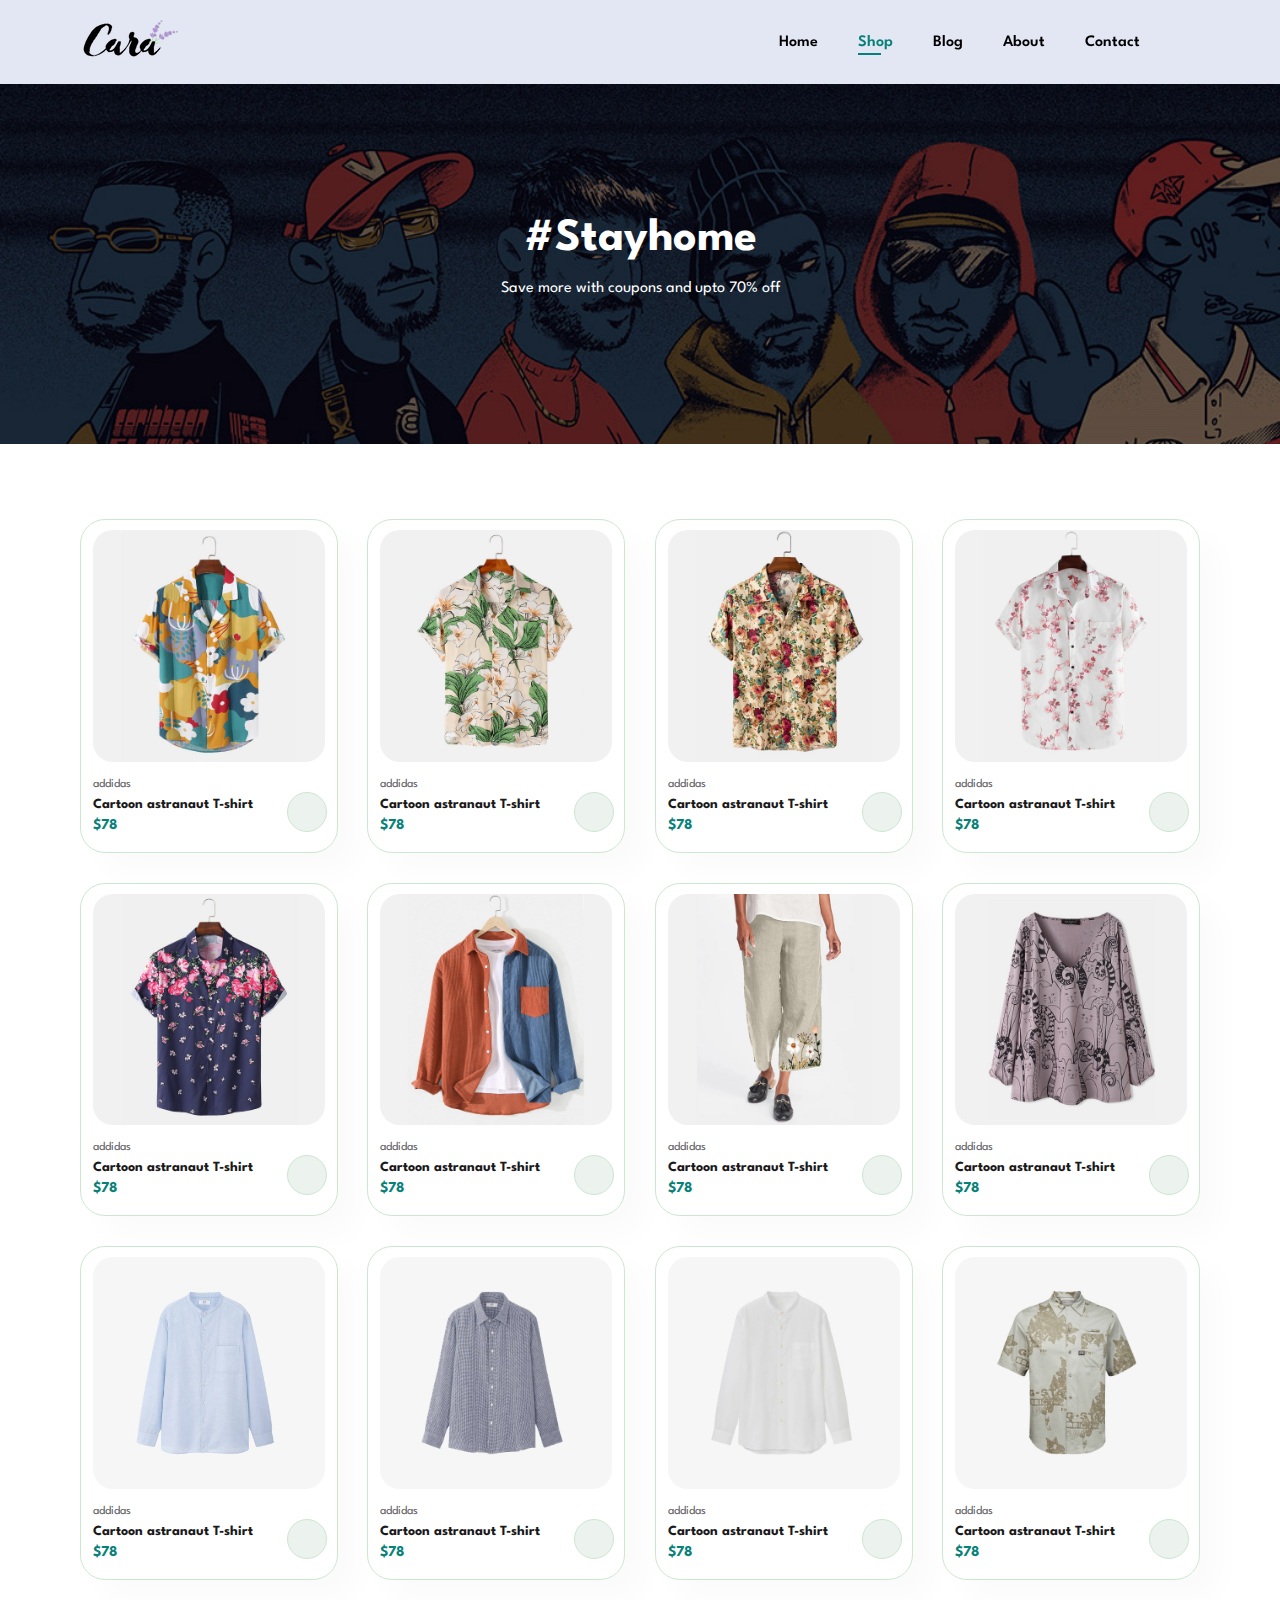
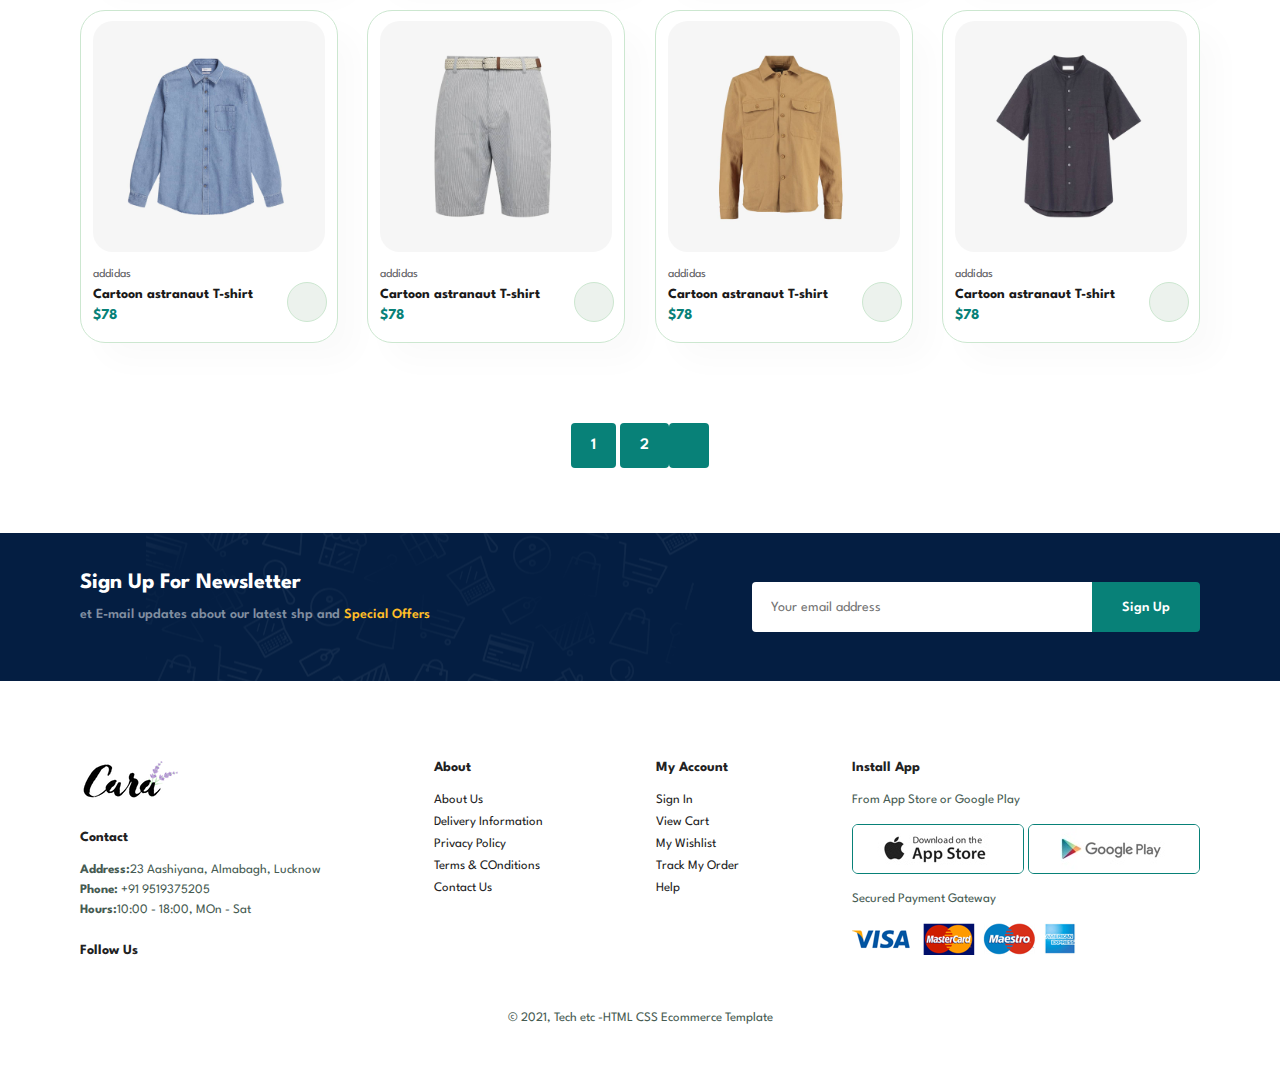
<file: pro 1/shop.html>
<!DOCTYPE html>
<html lang="en">

<head>
    <meta charset="UTF-8">
    <meta name="viewport" content="width=device-width, initial-scale=1.0">
    <title>Shop</title>
    <link rel="stylesheet" href="style.css">

    <link rel="stylesheet" href="https://cdnjs.cloudflare.com/ajax/libs/font-awesome/6.0.0-beta2/css/all.min.css"
        integrity="sha512-YWzhKL2whUzgiheMoBFwW8CKV4qpHQAEuvilg9FAn5VJUDwKZZxkJNuGM4XkWuk94WCrrwslk8yWNGmY1EduTA=="
        crossorigin="anonymous" referrerpolicy="no-referrer" />


    <link rel="preconnect" href="https://fonts.googleapis.com">
    <link rel="preconnect" href="https://fonts.gstatic.com" crossorigin>
</head>

<body>
    <section id="header">
        <a href="#"><img src="./img/logo.png" alt="logo"></a>

        <div>
            <ul id="navbar">
                <li><a href="index.html">Home</a></li>
                <li><a class="active" href="shop.html">Shop</a></li>
                <li><a href="blog.html">Blog</a></li>
                <li><a href="about.html">About</a></li>
                <li><a href="contact.html">Contact</a></li>
                <li id="lg-bag"><a href="cart.html"><i class="fa-solid fa-bag-shopping"></i></a></li>
                <a href="#" id="close"><i class="fas fa-times"></i></a>
            </ul>
        </div>

        <div id="mobile">
            <a href="cart.html"><i class="fa-solid fa-bag-shopping"></i></a>
            <i id="bar" class="fas fa-outdent"></i>
        </div>
    </section>

    <section id="page-header">
        <h2>#Stayhome</h2>
        <p>Save more with coupons and upto 70% off</p>
    </section>

    <section id="product-1" class="section-p1">
        <div class="pro-container">
            <div class="pro" onclick="window.location.href='sproduct.html';">
                <img src="./img/products/f1.jpg" alt="">
                <div class="desc">
                    <span>addidas</span>
                    <h5>Cartoon astranaut T-shirt</h5>
                    <div class="star">
                        <i class="fas fa-star"></i>
                        <i class="fas fa-star"></i>
                        <i class="fas fa-star"></i>
                        <i class="fas fa-star"></i>
                    </div>
                    <h4>$78</h4>
                </div>
                <a href="#"><i class="fa-solid fa-cart-shopping cart"></i></a>

            </div>

            <div class="pro">
                <img src="./img/products/f2.jpg" alt="">
                <div class="desc">
                    <span>addidas</span>
                    <h5>Cartoon astranaut T-shirt</h5>
                    <div class="star">
                        <i class="fas fa-star"></i>
                        <i class="fas fa-star"></i>
                        <i class="fas fa-star"></i>
                        <i class="fas fa-star"></i>
                    </div>
                    <h4>$78</h4>
                </div>
                <a href="#"><i class="fa-solid fa-cart-shopping cart"></i></a>

            </div>

            <div class="pro">
                <img src="./img/products/f3.jpg" alt="">
                <div class="desc">
                    <span>addidas</span>
                    <h5>Cartoon astranaut T-shirt</h5>
                    <div class="star">
                        <i class="fas fa-star"></i>
                        <i class="fas fa-star"></i>
                        <i class="fas fa-star"></i>
                        <i class="fas fa-star"></i>
                    </div>
                    <h4>$78</h4>
                </div>
                <a href="#"><i class="fa-solid fa-cart-shopping cart"></i></a>
            </div>

            <div class="pro">
                <img src="./img/products/f4.jpg" alt="">
                <div class="desc">
                    <span>addidas</span>
                    <h5>Cartoon astranaut T-shirt</h5>
                    <div class="star">
                        <i class="fas fa-star"></i>
                        <i class="fas fa-star"></i>
                        <i class="fas fa-star"></i>
                        <i class="fas fa-star"></i>
                    </div>
                    <h4>$78</h4>
                </div>
                <a href="#"><i class="fa-solid fa-cart-shopping cart"></i></a>
            </div>

            <div class="pro">
                <img src="./img/products/f5.jpg" alt="">
                <div class="desc">
                    <span>addidas</span>
                    <h5>Cartoon astranaut T-shirt</h5>
                    <div class="star">
                        <i class="fas fa-star"></i>
                        <i class="fas fa-star"></i>
                        <i class="fas fa-star"></i>
                        <i class="fas fa-star"></i>
                    </div>
                    <h4>$78</h4>
                </div>
                <a href="#"><i class="fa-solid fa-cart-shopping cart"></i></a>
            </div>

            <div class="pro">
                <img src="./img/products/f6.jpg" alt="">
                <div class="desc">
                    <span>addidas</span>
                    <h5>Cartoon astranaut T-shirt</h5>
                    <div class="star">
                        <i class="fas fa-star"></i>
                        <i class="fas fa-star"></i>
                        <i class="fas fa-star"></i>
                        <i class="fas fa-star"></i>
                    </div>
                    <h4>$78</h4>
                </div>
                <a href="#"><i class="fa-solid fa-cart-shopping cart"></i></a>
            </div>

            <div class="pro">
                <img src="./img/products/f7.jpg" alt="">
                <div class="desc">
                    <span>addidas</span>
                    <h5>Cartoon astranaut T-shirt</h5>
                    <div class="star">
                        <i class="fas fa-star"></i>
                        <i class="fas fa-star"></i>
                        <i class="fas fa-star"></i>
                        <i class="fas fa-star"></i>
                    </div>
                    <h4>$78</h4>
                </div>
                <a href="#"><i class="fa-solid fa-cart-shopping cart"></i></a>
            </div>

            <div class="pro">
                <img src="./img/products/f8.jpg" alt="">
                <div class="desc">
                    <span>addidas</span>
                    <h5>Cartoon astranaut T-shirt</h5>
                    <div class="star">
                        <i class="fas fa-star"></i>
                        <i class="fas fa-star"></i>
                        <i class="fas fa-star"></i>
                        <i class="fas fa-star"></i>
                    </div>
                    <h4>$78</h4>
                </div>
                <a href="#"><i class="fa-solid fa-cart-shopping cart"></i></a>
            </div>
            <div class="pro">
                <img src="./img/products/n1.jpg" alt="">
                <div class="desc">
                    <span>addidas</span>
                    <h5>Cartoon astranaut T-shirt</h5>
                    <div class="star">
                        <i class="fas fa-star"></i>
                        <i class="fas fa-star"></i>
                        <i class="fas fa-star"></i>
                        <i class="fas fa-star"></i>
                    </div>
                    <h4>$78</h4>
                </div>
                <a href="#"><i class="fa-solid fa-cart-shopping cart"></i></a>
            </div>

            <div class="pro">
                <img src="./img/products/n2.jpg" alt="">
                <div class="desc">
                    <span>addidas</span>
                    <h5>Cartoon astranaut T-shirt</h5>
                    <div class="star">
                        <i class="fas fa-star"></i>
                        <i class="fas fa-star"></i>
                        <i class="fas fa-star"></i>
                        <i class="fas fa-star"></i>
                    </div>
                    <h4>$78</h4>
                </div>
                <a href="#"><i class="fa-solid fa-cart-shopping cart"></i></a>
            </div>

            <div class="pro">
                <img src="./img/products/n3.jpg" alt="">
                <div class="desc">
                    <span>addidas</span>
                    <h5>Cartoon astranaut T-shirt</h5>
                    <div class="star">
                        <i class="fas fa-star"></i>
                        <i class="fas fa-star"></i>
                        <i class="fas fa-star"></i>
                        <i class="fas fa-star"></i>
                    </div>
                    <h4>$78</h4>
                </div>
                <a href="#"><i class="fa-solid fa-cart-shopping cart"></i></a>
            </div>

            <div class="pro">
                <img src="./img/products/n4.jpg" alt="">
                <div class="desc">
                    <span>addidas</span>
                    <h5>Cartoon astranaut T-shirt</h5>
                    <div class="star">
                        <i class="fas fa-star"></i>
                        <i class="fas fa-star"></i>
                        <i class="fas fa-star"></i>
                        <i class="fas fa-star"></i>
                    </div>
                    <h4>$78</h4>
                </div>
                <a href="#"><i class="fa-solid fa-cart-shopping cart"></i></a>
            </div>

            <div class="pro">
                <img src="./img/products/n5.jpg" alt="">
                <div class="desc">
                    <span>addidas</span>
                    <h5>Cartoon astranaut T-shirt</h5>
                    <div class="star">
                        <i class="fas fa-star"></i>
                        <i class="fas fa-star"></i>
                        <i class="fas fa-star"></i>
                        <i class="fas fa-star"></i>
                    </div>
                    <h4>$78</h4>
                </div>
                <a href="#"><i class="fa-solid fa-cart-shopping cart"></i></a>
            </div>

            <div class="pro">
                <img src="./img/products/n6.jpg" alt="">
                <div class="desc">
                    <span>addidas</span>
                    <h5>Cartoon astranaut T-shirt</h5>
                    <div class="star">
                        <i class="fas fa-star"></i>
                        <i class="fas fa-star"></i>
                        <i class="fas fa-star"></i>
                        <i class="fas fa-star"></i>
                    </div>
                    <h4>$78</h4>
                </div>
                <a href="#"><i class="fa-solid fa-cart-shopping cart"></i></a>
            </div>

            <div class="pro">
                <img src="./img/products/n7.jpg" alt="">
                <div class="desc">
                    <span>addidas</span>
                    <h5>Cartoon astranaut T-shirt</h5>
                    <div class="star">
                        <i class="fas fa-star"></i>
                        <i class="fas fa-star"></i>
                        <i class="fas fa-star"></i>
                        <i class="fas fa-star"></i>
                    </div>
                    <h4>$78</h4>
                </div>
                <a href="#"><i class="fa-solid fa-cart-shopping cart"></i></a>
            </div>

            <div class="pro">
                <img src="./img/products/n8.jpg" alt="">
                <div class="desc">
                    <span>addidas</span>
                    <h5>Cartoon astranaut T-shirt</h5>
                    <div class="star">
                        <i class="fas fa-star"></i>
                        <i class="fas fa-star"></i>
                        <i class="fas fa-star"></i>
                        <i class="fas fa-star"></i>
                    </div>
                    <h4>$78</h4>
                </div>
                <a href="#"><i class="fa-solid fa-cart-shopping cart"></i></a>
            </div>
        </div>
    </section>

    <section id="pagination" class="section-p1">
        <a href="#">1</a>
        <a href="#">2</a>
        <a href="#"><i class="fa fa-long-arrow-alt-right"></i></a>
    </section>

    <section id="newsletter" class="section-p1 section-m1">
        <div class="newstext">
            <h4>Sign Up For Newsletter</h4>
            <p>et E-mail updates about our latest shp and <span>Special Offers</span></p>
        </div>

        <div class="form">
            <input type="text" placeholder="Your email address">
            <button class="normal">Sign Up</button>
        </div>
    </section>

    <footer class="section-p1">
        <div class="col">
            <img class="logo" src="./img/logo.png" alt="logo">
            <h4>Contact</h4>
            <p><strong>Address:</strong>23 Aashiyana, Almabagh, Lucknow</p>
            <p><strong>Phone:</strong> +91 9519375205</p>
            <p><strong>Hours:</strong>10:00 - 18:00, MOn - Sat</p>
            <div class="follow">
                <h4>Follow Us</h4>
                <div class="icon">
                    <i class="fab fa-facebook-f"></i>
                    <i class="fab fa-twitter"></i>
                    <i class="fab fa-instagram"></i>
                    <i class="fab fa-pinterest"></i>
                    <i class="fab fa-youtube"></i>
                </div>
            </div>
        </div>

        <div class="col">
            <h4>About</h4>
            <a href="#">About Us</a>
            <a href="#">Delivery Information</a>
            <a href="#">Privacy Policy</a>
            <a href="#">Terms & COnditions</a>
            <a href="#">Contact Us</a>
        </div>

        <div class="col">
            <h4>My Account</h4>
            <a href="#">Sign In</a>
            <a href="#">View Cart</a>
            <a href="#">My Wishlist</a>
            <a href="#">Track My Order</a>
            <a href="#">Help</a>
        </div>

        <div class="col install">
            <h4>Install App</h4>
            <p>From App Store or Google Play</p>
            <div class="row">
                <img src="./img/pay/app.jpg" alt="">
                <img src="./img/pay/play.jpg" alt="">
            </div>
            <p>Secured Payment Gateway</p>
            <img src="./img/pay/pay.png" alt="">
        </div>

        <div class="copyright">
            <p>&copy; 2021, Tech etc -HTML CSS Ecommerce Template</p>
        </div>


    </footer>

    <script src="script.js"></script>
</body>

</html>
</file>
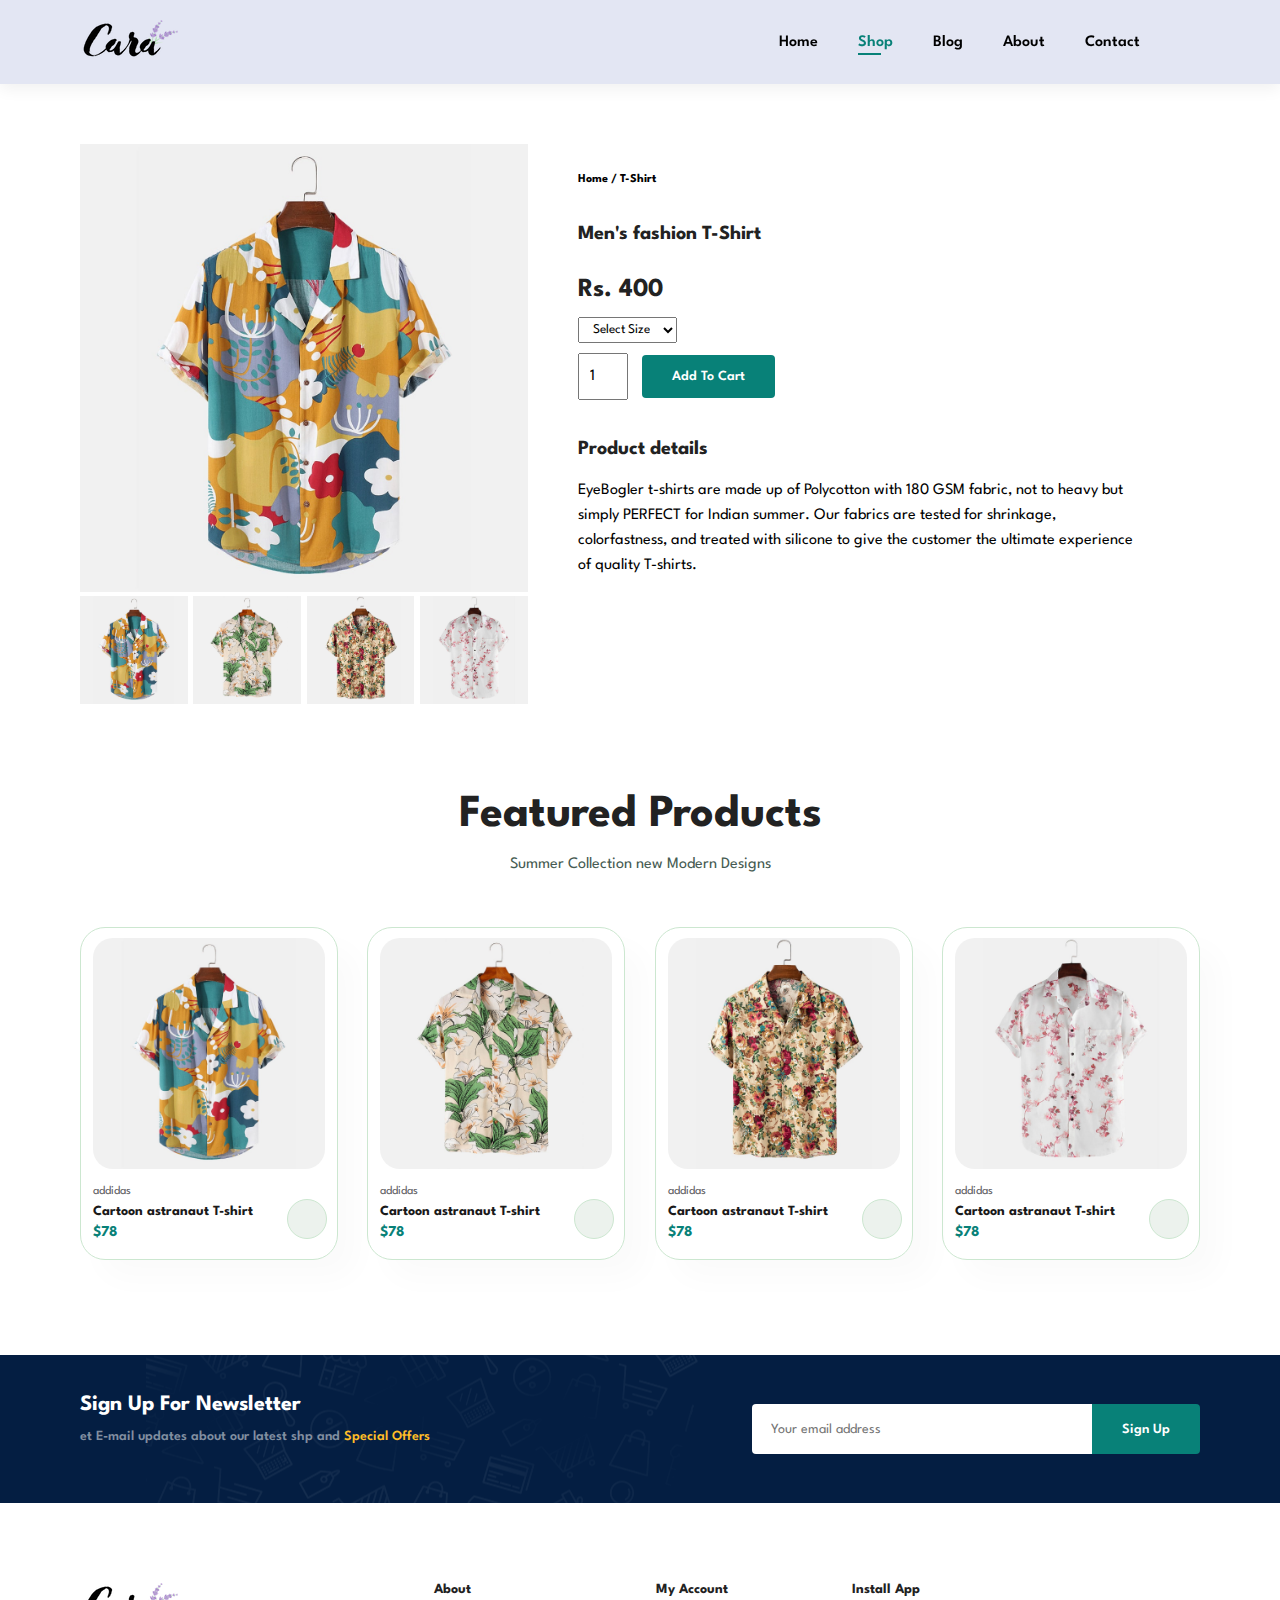
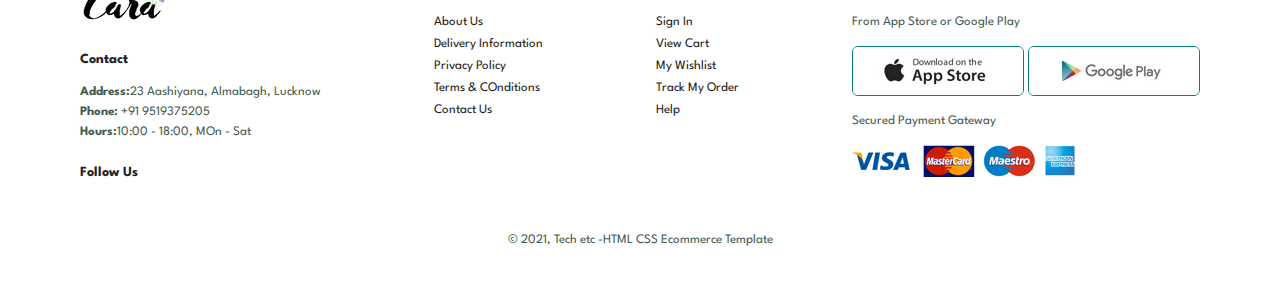
<file: pro 1/sproduct.html>
<!DOCTYPE html>
<html lang="en">

<head>
    <meta charset="UTF-8">
    <meta name="viewport" content="width=device-width, initial-scale=1.0">
    <title>Shop</title>
    <link rel="stylesheet" href="style.css">

    <link rel="stylesheet" href="https://cdnjs.cloudflare.com/ajax/libs/font-awesome/6.0.0-beta2/css/all.min.css"
        integrity="sha512-YWzhKL2whUzgiheMoBFwW8CKV4qpHQAEuvilg9FAn5VJUDwKZZxkJNuGM4XkWuk94WCrrwslk8yWNGmY1EduTA=="
        crossorigin="anonymous" referrerpolicy="no-referrer" />


    <link rel="preconnect" href="https://fonts.googleapis.com">
    <link rel="preconnect" href="https://fonts.gstatic.com" crossorigin>
</head>

<body>
    <section id="header">
        <a href="#"><img src="./img/logo.png" alt="logo"></a>

        <div>
            <ul id="navbar">
                <li><a href="index.html">Home</a></li>
                <li><a class="active" href="shop.html">Shop</a></li>
                <li><a href="blog.html">Blog</a></li>
                <li><a href="about.html">About</a></li>
                <li><a href="contact.html">Contact</a></li>
                <li id="lg-bag"><a href="cart.html"><i class="fa-solid fa-bag-shopping"></i></a></li>
                <a href="#" id="close"><i class="fas fa-times"></i></a>
            </ul>
        </div>

        <div id="mobile">
            <a href="cart.html"><i class="fa-solid fa-bag-shopping"></i></a>
            <i id="bar" class="fas fa-outdent"></i>
        </div>
    </section>

    <section id="prodetails" class="section-p1">
        <div class="single-pro-image">
            <img src="./img/products/f1.jpg" width="100%" id="MainImg">
            <div class="small-img-group">
                <div class="small-img-col">
                    <img src="./img/products/f1.jpg" width="100%" class="small-img" alt="">
                </div>

                <div class="small-img-col">
                    <img src="./img/products/f2.jpg" width="100%" class="small-img" alt="">
                </div>

                <div class="small-img-col">
                    <img src="./img/products/f3.jpg" width="100%" class="small-img" alt="">
                </div>

                <div class="small-img-col">
                    <img src="./img/products/f4.jpg" width="100%" class="small-img" alt="">
                </div>
            </div>
        </div>

        <div class="single-pro-details">
            <h6>Home / T-Shirt</h6>
            <h4>Men's fashion T-Shirt</h4>
            <h2>Rs. 400</h2>
            <select>
                <option>Select Size</option>
                <option>XXL</option>
                <option>XL</option>
                <option>L</option>
                <option>S</option>
            </select>
            <input type="number" value="1">
            <button class="normal">Add To Cart</button>
            <h4>Product details</h4>
            <span>EyeBogler t-shirts are made up of Polycotton with 180 GSM fabric, not to heavy but simply PERFECT for
                Indian summer. Our fabrics are tested for shrinkage, colorfastness, and treated with silicone to give
                the customer the ultimate experience of quality T-shirts.</span>
        </div>
    </section>

    <section id="product-1" class="section-p1">
        <h2>Featured Products</h2>
        <p>Summer Collection new Modern Designs</p>
        <div class="pro-container">
            <div class="pro">
                <img src="./img/products/f1.jpg" alt="">
                <div class="desc">
                    <span>addidas</span>
                    <h5>Cartoon astranaut T-shirt</h5>
                    <div class="star">
                        <i class="fas fa-star"></i>
                        <i class="fas fa-star"></i>
                        <i class="fas fa-star"></i>
                        <i class="fas fa-star"></i>
                    </div>
                    <h4>$78</h4>
                </div>
                <a href="#"><i class="fa-solid fa-cart-shopping cart"></i></a>

            </div>

            <div class="pro">
                <img src="./img/products/f2.jpg" alt="">
                <div class="desc">
                    <span>addidas</span>
                    <h5>Cartoon astranaut T-shirt</h5>
                    <div class="star">
                        <i class="fas fa-star"></i>
                        <i class="fas fa-star"></i>
                        <i class="fas fa-star"></i>
                        <i class="fas fa-star"></i>
                    </div>
                    <h4>$78</h4>
                </div>
                <a href="#"><i class="fa-solid fa-cart-shopping cart"></i></a>

            </div>

            <div class="pro">
                <img src="./img/products/f3.jpg" alt="">
                <div class="desc">
                    <span>addidas</span>
                    <h5>Cartoon astranaut T-shirt</h5>
                    <div class="star">
                        <i class="fas fa-star"></i>
                        <i class="fas fa-star"></i>
                        <i class="fas fa-star"></i>
                        <i class="fas fa-star"></i>
                    </div>
                    <h4>$78</h4>
                </div>
                <a href="#"><i class="fa-solid fa-cart-shopping cart"></i></a>
            </div>

            <div class="pro">
                <img src="./img/products/f4.jpg" alt="">
                <div class="desc">
                    <span>addidas</span>
                    <h5>Cartoon astranaut T-shirt</h5>
                    <div class="star">
                        <i class="fas fa-star"></i>
                        <i class="fas fa-star"></i>
                        <i class="fas fa-star"></i>
                        <i class="fas fa-star"></i>
                    </div>
                    <h4>$78</h4>
                </div>
                <a href="#"><i class="fa-solid fa-cart-shopping cart"></i></a>
            </div>
        </div>
    </section>

    <section id="newsletter" class="section-p1 section-m1">
        <div class="newstext">
            <h4>Sign Up For Newsletter</h4>
            <p>et E-mail updates about our latest shp and <span>Special Offers</span></p>
        </div>

        <div class="form">
            <input type="text" placeholder="Your email address">
            <button class="normal">Sign Up</button>
        </div>
    </section>

    <footer class="section-p1">
        <div class="col">
            <img class="logo" src="./img/logo.png" alt="logo">
            <h4>Contact</h4>
            <p><strong>Address:</strong>23 Aashiyana, Almabagh, Lucknow</p>
            <p><strong>Phone:</strong> +91 9519375205</p>
            <p><strong>Hours:</strong>10:00 - 18:00, MOn - Sat</p>
            <div class="follow">
                <h4>Follow Us</h4>
                <div class="icon">
                    <i class="fab fa-facebook-f"></i>
                    <i class="fab fa-twitter"></i>
                    <i class="fab fa-instagram"></i>
                    <i class="fab fa-pinterest"></i>
                    <i class="fab fa-youtube"></i>
                </div>
            </div>
        </div>

        <div class="col">
            <h4>About</h4>
            <a href="#">About Us</a>
            <a href="#">Delivery Information</a>
            <a href="#">Privacy Policy</a>
            <a href="#">Terms & COnditions</a>
            <a href="#">Contact Us</a>
        </div>

        <div class="col">
            <h4>My Account</h4>
            <a href="#">Sign In</a>
            <a href="#">View Cart</a>
            <a href="#">My Wishlist</a>
            <a href="#">Track My Order</a>
            <a href="#">Help</a>
        </div>

        <div class="col install">
            <h4>Install App</h4>
            <p>From App Store or Google Play</p>
            <div class="row">
                <img src="./img/pay/app.jpg" alt="">
                <img src="./img/pay/play.jpg" alt="">
            </div>
            <p>Secured Payment Gateway</p>
            <img src="./img/pay/pay.png" alt="">
        </div>

        <div class="copyright">
            <p>&copy; 2021, Tech etc -HTML CSS Ecommerce Template</p>
        </div>


    </footer>

    <script>
        let MainImg = document.getElementById('MainImg');
        let smallimg = document.getElementsByClassName('small-img');

        smallimg[0].onclick = function () {
            MainImg.src = smallimg[0].src;
        }
        smallimg[1].onclick = function () {
            MainImg.src = smallimg[1].src;
        }
        smallimg[2].onclick = function () {
            MainImg.src = smallimg[2].src;
        }
        smallimg[3].onclick = function () {
            MainImg.src = smallimg[3].src;
        }

    </script>

    <script src="script.js"></script>
</body>

</html>
</file>
<file: pro 1/style.css>
@import url("https://fonts.googleapis.com/css2?family=Spartan:wght@100;200;300;400;500;600;700;800;900&display=swap");

/* GLOBAL CSS */

* {
    margin: 0;
    padding: 0;
    box-sizing: border-box;
    font-family: "Spartan", sans-serif;
}

html {
    scroll-behavior: smooth;
}

/* Global Styles */

h1 {
    font-size: 50px;
    line-height: 64px;
    color: #222;
}

h2 {
    font-size: 46px;
    line-height: 54px;
    color: #222;
}

h4 {
    font-size: 20px;
    color: #222;
}

h6 {
    font-weight: 700;
    font-size: 12px;
}

p {
    font-size: 16px;
    color: #465b52;
    margin: 15px 0 20px 0;
}

.section-p1 {
    padding: 40px 80px;
}

.section-m1 {
    margin: 40px 0;
}

button.normal {
    font-size: 14px;
    font-weight: 600;
    padding: 15px 30px;
    color: #000;
    background-color: #fff;
    border-radius: 4px;
    cursor: pointer;
    border: none;
    outline: none;
    transition: 0.2s;
}

button.white {
    font-size: 13px;
    font-weight: 600;
    padding: 11px 18px;
    color: #fff;
    background-color: transparent;
    cursor: pointer;
    border: 1px solid #fff;
    outline: none;
    transition: 0.2s;
}

body {
    width: 100%;
}

/* MAIN PAGE CSS */

/* Navbar Section*/

#header {
    display: flex;
    justify-content: space-between;
    align-items: center;
    background: #E3E6F3;
    box-shadow: 0px 5px 15px rgba(0, 0, 0, 0.06);
    padding: 20px 80px;
    z-index: 999;
    position: sticky;
    top: 0;
    left: 0;
}

#navbar {
    display: flex;
    justify-content: center;
    align-items: center;
}

#navbar li {
    position: relative;
    list-style: none;
    padding: 0 20px;
}

#navbar li a {
    text-decoration: none;
    color: #000;
    font-size: 16px;
    font-weight: 600;
    transition: 0.3s ease;
}

#navbar li a:hover,
#navbar li a.active {
    color: #088178;
}

#navbar li a.active::after,
#navbar li a:hover::after {
    content: '';
    position: absolute;
    width: 30%;
    height: 2px;
    left: 20px;
    bottom: -5px;
    background: #088178;
}

#mobile {
    display: flex;
    align-items: center;
    display: none;
}

#close {
    display: none;
}

/* Hero section */

#hero {
    background-image: url(./img/hero4.png);
    height: 90vh;
    width: 100%;
    background-position: top 25% right 0;
    padding: 0 80px;
    display: flex;
    flex-direction: column;
    justify-content: center;
    align-items: start;
}

#hero h4 {
    padding-bottom: 15px;
}

#hero h2 {
    color: #088178;
}

#hero button {
    background: url(./img/button.png);
    background-repeat: no-repeat;
    background-color: transparent;
    border: none;
    color: #088178;
    font-weight: 700;
    padding: 14px 80px 14px 65px;
    cursor: pointer;
    font-size: 15px;
}

/* Features Section */

#feature {
    display: flex;
    justify-content: space-between;
    align-items: center;
    flex-wrap: wrap;
}

#feature .fe-box {
    width: 180px;
    text-align: center;
    padding: 25px 15px;
    box-shadow: 20px 20px 34px rgba(0, 0, 0, 0.03);
    border: 1px solid #cce7d0;
    border-radius: 4px;
    margin: 15px 0;
}

#feature .fe-box:hover {
    box-shadow: 10px 10px 54px rgba(70, 62, 221, 0.2);
}

#feature .fe-box img {
    width: 100%;
    margin-bottom: 10px;
}

#feature .fe-box h6 {
    display: inline-block;
    padding: 9px 8px 6px 8px;
    line-height: 1;
    border-radius: 4px;
    color: #088178;
    background-color: #fddde4;
}

#feature .fe-box:nth-child(2) h6 {
    background-color: #cdebbc;
}

#feature .fe-box:nth-child(3) h6 {
    background-color: #d1e8f2;
}

#feature .fe-box:nth-child(4) h6 {
    background-color: #cdd4f8;
}

#feature .fe-box:nth-child(5) h6 {
    background-color: #f6dbf6;
}

#feature .fe-box:nth-child(6) h6 {
    background-color: #fff2e5;
}

/* Featured product section */

#product-1 {
    text-align: center;
}

#product-1 .pro-container {
    display: flex;
    justify-content: space-between;
    padding-top: 20px;
    flex-wrap: wrap;
}

#product-1 .pro {
    width: 23%;
    min-width: 250px;
    padding: 10px 12px;
    border: 1px solid #cce7d0;
    border-radius: 25px;
    cursor: pointer;
    box-shadow: 20px 20px 30px rgba(0, 0, 0, 0.02);
    margin: 15px 0;
    transition: 0.2s ease;
    position: relative;
}

#product-1 .pro:hover {
    box-shadow: 20px 20px 30px rgba(0, 0, 0, 0.06);

}

#product-1 .pro img {
    width: 100%;
    border-radius: 20px;
}

#product-1 .pro .desc {
    text-align: start;
    padding: 10px 0;
}

#product-1 .pro .desc span {
    color: #606063;
    font-size: 12px;
}

#product-1 .pro .desc h5 {
    padding-top: 7px;
    color: #1a1a1a;
    font-size: 14px;
}

#product-1 .pro .desc i {
    font-size: 12px;
    color: rgba(243, 181, 25);
}

#product-1 .pro .desc h4 {
    padding-top: 7px;
    font-size: 15px;
    font-weight: 700;
    color: #088178;
}

#product-1 .pro .cart {
    width: 40px;
    height: 40px;
    line-height: 40px;
    border-radius: 50px;
    background-color: #ecf2ed;
    color: #088178;
    border: 1px solid #cce7d0;
    position: absolute;
    bottom: 20px;
    right: 10px;
}

/* Banner section */

#banner {
    display: flex;
    flex-direction: column;
    justify-content: center;
    align-items: center;
    text-align: center;
    background-image: url(./img/banner/b2.jpg);
    width: 100%;
    height: 40vh;
    background-size: cover;
    background-position: center;
}

#banner h4 {
    color: #fff;
    font-size: 16px;
}

#banner h2 {
    color: #fff;
    font-size: 30px;
    padding: 10px 0;
}

#banner h2 span {
    color: #ef3636;
}

#banner button:hover {
    background-color: #088178;
    color: #fff;
}

/* Banner Section */

#sm-banner {
    display: flex;
    justify-content: space-between;
    flex-wrap: wrap;
}

#sm-banner .banner-box {
    display: flex;
    flex-direction: column;
    justify-content: center;
    align-items: flex-start;
    background-image: url(./img/banner/b17.jpg);
    min-width: 650px;
    height: 50vh;
    background-size: cover;
    background-position: center;
    padding: 30px;
}

#sm-banner .banner-box2 {
    background-image: url(./img/banner/b10.jpg);
}

#sm-banner h4 {
    color: #fff;
    font-size: 20px;
    font-weight: 300;
}

#sm-banner h2 {
    color: #fff;
    font-size: 28px;
    font-weight: 800;
}

#sm-banner span {
    color: #fff;
    font-size: 14px;
    font-weight: 500;
    padding-bottom: 15px;
}

#sm-banner button {
    color: #fff;
    font-size: 20px;
    font-weight: 300;
}

#sm-banner .banner-box:hover button {
    background-color: #088178;
    border: 1px solid #088178;
}

/* Banner Section */

#banner3 {
    display: flex;
    justify-content: space-between;
    flex-wrap: wrap;
    padding: 0 80px;
}

#banner3 .banner-box {
    display: flex;
    flex-direction: column;
    justify-content: center;
    align-items: flex-start;
    background-image: url(./img/banner/b7.jpg);
    min-width: 30%;
    height: 30vh;
    background-size: cover;
    background-position: center;
    padding: 20px;
    margin-bottom: 20px;
}

#banner3 .banner-box2 {
    background-image: url(./img/banner/b4.jpg);
}

#banner3 .banner-box3 {
    background-image: url(./img/banner/b18.jpg);
}

#banner3 h2 {
    color: #fff;
    font-weight: 900;
    font-size: 22px;
}

#banner3 h3 {
    color: #ec544e;
    font-weight: 800;
    font-size: 15px;
}

/* Newsletter Section */

#newsletter {
    display: flex;
    justify-content: space-between;
    flex-wrap: wrap;
    align-items: center;
    background-image: url(./img/banner/b14.png);
    background-repeat: no-repeat;
    background-position: 20% 30%;
    background-color: #041e42;
}

#newsletter h4 {
    font-size: 22px;
    font-weight: 700;
    color: #fff;
}

#newsletter p {
    font-size: 14px;
    font-weight: 600;
    color: #818ea0;
}

#newsletter p span {
    color: #ffbd27;
}

#newsletter .form {
    display: flex;
    width: 40%;
}

#newsletter input {
    height: 3.125rem;
    padding: 0 1.25em;
    font-size: 14px;
    width: 100%;
    border: 1px solid transparent;
    border-radius: 4px;
    outline: none;
    border-top-right-radius: 0;
    border-bottom-right-radius: 0;

}

#newsletter button {
    background-color: #088178;
    color: #fff;
    white-space: nowrap;
    border-top-left-radius: 0;
    border-bottom-left-radius: 0;
}

/* Footer Section */

footer {
    display: flex;
    flex-wrap: wrap;
    justify-content: space-between;
}

footer .col {
    display: flex;
    flex-direction: column;
    align-items: flex-start;
    margin-bottom: 20px;
}

footer .logo {
    margin-bottom: 30px;
}

footer h4 {
    font-size: 14px;
    padding-bottom: 20px;
}

footer p {
    font-size: 13px;
    margin: 0 0 8px 0;
}

footer a {
    font-size: 13px;
    text-decoration: none;
    color: #222;
    margin-bottom: 10px;
}

footer .follow {
    margin-top: 20px;
}

footer .follow i {
    color: #465b52;
    padding-right: 4px;
    cursor: pointer;
}

footer .install .row img {
    border: 1px solid #088178;
    border-radius: 6px;
}

footer .install img {
    margin: 10px 0 15px 0;
}

footer .follow i:hover,
footer a:hover {
    color: #088178;
}

footer .copyright {
    width: 100%;
    text-align: center;
}


/* SHOP CSS */

#page-header {
    background-image: url(./img/banner/b1.jpg);
    width: 100%;
    height: 40vh;
    background-size: cover;
    display: flex;
    justify-content: center;
    text-align: center;
    flex-direction: column;
    padding: 14px;
}

#page-header h2,
#page-header p {
    color: #fff;
}

#pagination {
    text-align: center;
}

#pagination a {
    text-decoration: none;
    background-color: #088178;
    padding: 15px 20px;
    border-radius: 4px;
    color: #fff;
    font-weight: 600;
}

#pagination a i {
    font-size: 16px;
    font-weight: 600;
}

/* SINGLE PRODUCT CSS */

#prodetails {
    display: flex;
    margin-top: 20px;
}

#prodetails .single-pro-image {
    width: 40%;
    margin-right: 50px;
}

.small-img-group {
    display: flex;
    justify-content: space-between;
}

.small-img-col {
    flex-basis: 24%;
    cursor: pointer;
}

#prodetails .single-pro-details {
    width: 50%;
    padding-top: 30px;
}

#prodetails .single-pro-details h4 {
    padding: 40px 0 20px 0;
}

#prodetails .single-pro-details h2 {
    font-size: 26px;
}

#prodetails .single-pro-details select {
    display: block;
    padding: 5px 10px;
    margin-bottom: 10px;
}

#prodetails .single-pro-details input {
    width: 50px;
    height: 47px;
    padding-left: 10px;
    font-size: 16px;
    margin-right: 10px;
}

#prodetails .single-pro-details input:focus {
    outline: none;
}

#prodetails .single-pro-details button {
    background-color: #088178;
    color: #fff;
}

#prodetails .single-pro-details span {
    line-height: 25px;
}

/* BLOG PAGE CSS */

#page-header.blog-header {
    background-image: url(./img/banner/b19.jpg);
}

#blog {
    padding: 150px 150px 0 150px;
}

#blog .blog-box {
    display: flex;
    align-items: center;
    width: 100%;
    position: relative;
    padding-bottom: 90px;
}

#blog .blog-img {
    width: 40%;
    margin-right: 40px;
}

#blog img {
    width: 100%;
    height: 300px;
    background-size: cover;
}

#blog .blog-details {
    width: 50%;
}

#blog .blog-details a {
    text-decoration: none;
    font-size: 11px;
    color: #000;
    font-weight: 700;
    position: relative;
    transition: 0.3s;
}

#blog .blog-details a::after {
    content: '';
    width: 50px;
    height: 1px;
    background-color: #000;
    position: absolute;
    top: 4px;
    right: -60px;
}

#blog .blog-details a:hover {
    color: #088178;
}

#blog .blog-details a:hover::after {
    background-color: #088178;
}

#blog h1 {
    position: absolute;
    top: -40px;
    left: 0;
    font-size: 70px;
    font-weight: 700;
    color: #c9cbca;
    z-index: -9;
}

/* ABOUT CSS */

#page-header.about-header {
    background-image: url(./img/about/banner.png);
}

#about-head {
    display: flex;
    align-items: center;
}

#about-head img {
    width: 50%;
    height: auto;
}

#about-head div {
    padding-left: 40px;
}

#about-app {
    text-align: center;
}

#about-app .video {
    width: 70%;
    height: 100%;
    margin: 30px auto 0 auto;
}

#about-app .video video {
    width: 100%;
    height: 100%;
    border-radius: 20px;
}

/* CONTACT CSS */

#page-header.contact-header {
    background-image: url(./img/banner/b10.jpg);
}

#contact-details {
    display: flex;
    align-items: center;
    justify-content: space-between;
}

#contact-details .details {
    width: 40%;
}

#contact-details .details span,
#form-details form span {
    font-size: 12px;
}

#contact-details .details h2,
#form-details form h2 {
    font-size: 26px;
    line-height: 35px;
    padding: 20px 0;
}

#contact-details .details h3 {
    font-size: 16px;
    padding-bottom: 15px;
}

#contact-details .details li {
    list-style: none;
    display: flex;
    padding: 10px 0;
}

#contact-details .details li i {
    font-size: 14px;
    padding-right: 22px;
}

#contact-details .details li p {
    margin: 0;
    font-size: 14px;
}

#contact-details .map {
    width: 55%;
    height: 400px;
}

#contact-details .map iframe {
    width: 100%;
    height: 100%;
}

#form-details {
    display: flex;
    justify-content: space-between;
    margin: 30px;
    padding: 80px;
    border: 1px solid #e1e1e1;
}

#form-details form {
    width: 65%;
    display: flex;
    flex-direction: column;
    align-items: flex-start;
}

#form-details form input,
#form-details form textarea {
    width: 100%;
    padding: 12px 15px;
    outline: none;
    margin-bottom: 20px;
    border: 1px solid #e1e1e1;
}

#form-details form button {
    background-color: #088178;
    color: #fff;
}

#form-details .people div {
    padding-bottom: 25px;
    display: flex;
    align-items: flex-start;
}

#form-details .people div img {
    width: 65px;
    height: 65px;
    object-fit: cover;
    margin-right: 15px;
}

#form-details .people div p {
    margin: 0;
    font-size: 13px;
    line-height: 25px;
}

#form-details .people div p span {
    display: block;
    font-size: 16px;
    font-weight: 600;
    color: #000;
}

/* CART CSS */

#cart {
    overflow-x: auto;
}

#cart table {
    width: 100%;
    border-collapse: collapse;
    table-layout: fixed;
    white-space: nowrap;
}

#cart table img {
    width: 70px;
}

#cart table td:nth-child(1) {
    width: 100px;
    text-align: center;
}

#cart table td:nth-child(2) {
    width: 150px;
    text-align: center;
}

#cart table td:nth-child(3) {
    width: 250px;
    text-align: center;
}

#cart table td:nth-child(4),
#cart table td:nth-child(5),
#cart table td:nth-child(6) {
    width: 150px;
    text-align: center;
}

#cart table td:nth-child(5) input {
    width: 70px;
    padding: 10px 5px 10px 15px;
}

#cart table thead {
    border: 1px solid #e2e9e1;
    border-left: none;
    border-right: none;
}

#cart table thead td {
    font-weight: 700;
    text-transform: uppercase;
    font-size: 13px;
    padding: 18px 0;
}

#cart table tbody tr td {
    padding-top: 15px;
}

#cart table tbody td {
    font-size: 13px;
}

#cart table tbody td i {
    color: #000;
}

#cart-add {
    display: flex;
    flex-wrap: wrap;
    justify-content: space-between;
}

#coupon {
    width: 50%;
    margin-bottom: 30px;
}

#coupon h3,
#subtotal h3 {
    padding-bottom: 15px;
}

#coupon input {
    padding: 10px 20px;
    outline: none;
    width: 60%;
    margin-right: 10px;
    border: 1px solid #e2e9e1;
}

#coupon button,
#subtotal button {
    background-color: #088178;
    color: #fff;
    padding: 12px 20px;
}

#subtotal {
    width: 50%;
    margin-bottom: 30px;
    border: 1px solid #e2e9e1;
    padding: 30px;
}

#subtotal table {
    border-collapse: collapse;
    width: 100%;
    margin-bottom: 20px;
}

#subtotal table td {
    width: 50%;
    border: 1px solid #e2e9e1;
    padding: 10px;
    font-size: 13px;
}
















/* Media Queries */

@media (max-width: 799px) {

    .section-p1 {
        padding: 40px 40px;
    }

    #navbar {
        display: flex;
        flex-direction: column;
        align-items: start;
        justify-content: flex-start;
        position: fixed;
        top: 0;
        right: -300px;
        height: 100vh;
        width: 300px;
        background-color: #E3E6F3;
        box-shadow: 0 40px 60px rgba(0, 0, 0, 0.1);
        padding: 80px 0 0 10px;
        transition: 0.3s;
    }

    #navbar.active {
        right: 0px;
    }

    #navbar li {
        margin-bottom: 25px;
    }

    #mobile {
        display: flex;
        align-items: center;
    }

    #mobile i {
        color: #1a1a1a;
        font-size: 24px;
        padding-left: 20px;
    }

    #close {
        display: initial;
        position: absolute;
        top: 30px;
        left: 30px;
        color: #222;
        font-size: 24px;
    }

    #lg-bag {
        display: none;
    }

    #hero {
        height: 70vh;
        padding: 0 80px;
        background-position: top 30% right 30%;
        background-size: cover;
    }

    #feature {
        justify-content: center;
    }

    #feature .fe-box {
        margin: 15px 15px;
    }

    #product-1 .pro-container {
        justify-content: center;
    }

    #product-1 .pro {
        margin: 15px;
    }

    #banner {
        height: 20vh;
    }

    #sm-banner .banner-box {
        min-width: 100%;
        height: 30vh;
    }

    #banner3 {
        padding: 0 40px;
    }

    #banner3 .banner-box {
        width: 28%;
    }

    #newsletter .form {
        width: 70%;
    }

    /* Contact Page */

    #form-details {
        padding: 40px;
    }

    #font-details form {
        width: 50%;
    }
}

@media (max-width: 477px) {

    .section-p1 {
        padding: 20px;
    }

    #header {
        padding: 10px 30px;
    }

    #hero {
        padding: 0 20px;
        background-position: top 20% right 32%;
        background-size: cover;
    }

    h2 {
        font-size: 32px;
    }

    h1 {
        font-size: 38px;
    }

    #feature {
        justify-content: space-between;
    }

    #feature .fe-box {
        width: 155px;
        margin: 0 0 15px 0;
    }

    #product-1 .pro {
        width: 100%;
    }

    #banner {
        height: 40vh;
    }

    #sm-banner .banner-box {
        height: 40vh;
    }

    #sm-banner .banner-box2 {
        margin-top: 20px;
    }

    #banner3 {
        padding: 0 20px;
    }

    #banner3 .banner-box {
        width: 100%;
    }

    #newsletter {
        padding: 40px 20px;
    }

    #newsletter .form {
        width: 100%;
    }

    footer .copyright {
        text-align: start;
    }

    /* Single Product */
    #prodetails {
        display: flex;
        flex-direction: column;
    }

    #prodetails .single-pro-image {
        width: 100%;
        margin-right: 0px;
    }

    #prodetails .single-pro-details {
        width: 100%;
    }

    /* Blog Page */

    #blog {
        padding: 100px 20px 0 20px;
    }

    #blog .blog-box {
        display: flex;
        flex-direction: column;
        align-items: flex-start;
    }

    #blog .blog-img {
        width: 100%;
        margin-right: 0px;
        margin-bottom: 30px;
    }

    #blog .blog-details {
        width: 100%;
    }

    /* About Page */

    #about-head {
        flex-direction: column;
    }

    #about-head img {
        width: 100%;
        margin-bottom: 20px;
    }

    #about-head div {
        padding-left: 0;
    }

    #about-app .video {
        width: 100%;
    }

    /* Contact Page */

    #contact-details {
        flex-direction: column;
    }

    #contact-details .details {
        width: 100%;
        margin-bottom: 30px;
    }

    #contact-details .map {
        width: 100%;
    }

    #form-details {
        margin: 10px;
        padding: 30px 10px;
        flex-wrap: wrap;
    }

    #form-details form {
        width: 100%;
        margin-bottom: 30px;
    }

    /* Cart Page */

    #cart-add {
        flex-direction: column;
    }

    #coupon {
        width: 100%;
    }

    #subtotal {
        width: 100%;
        padding: 20px;
    }
}
</file>
